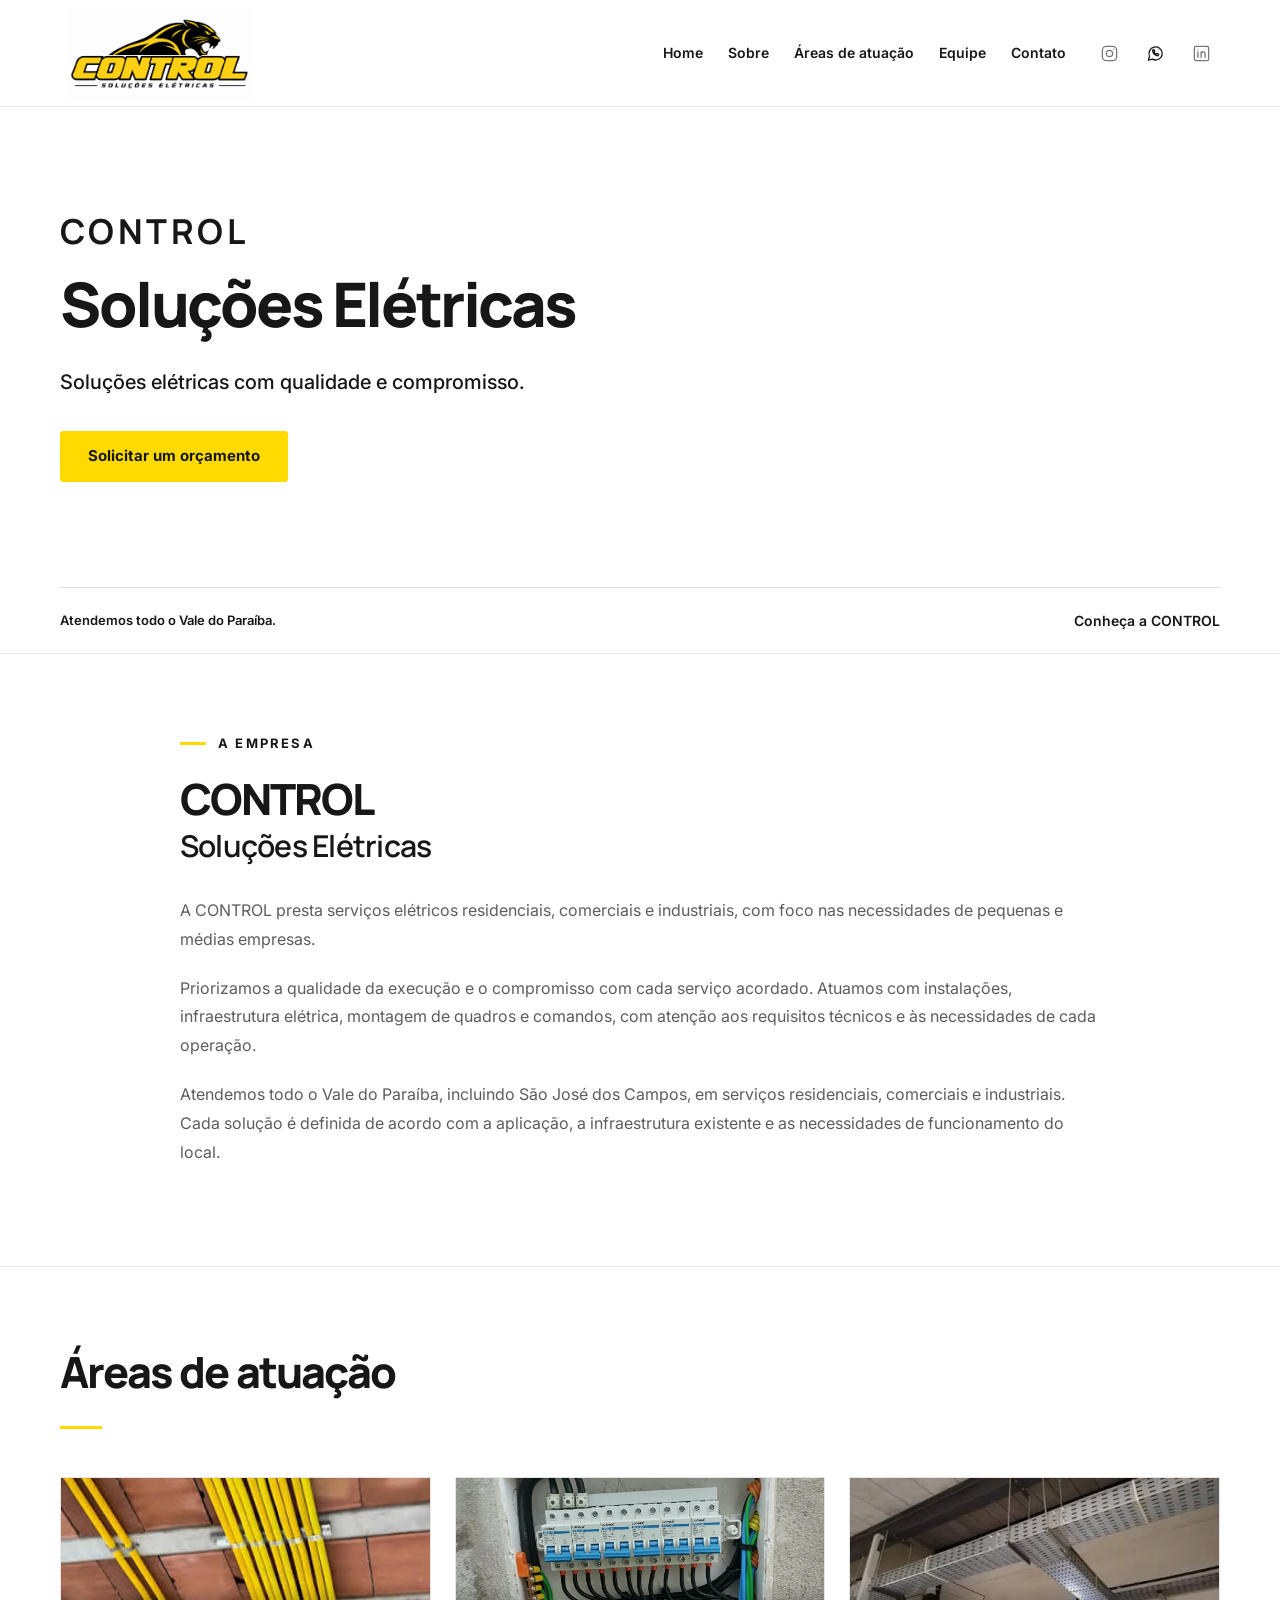
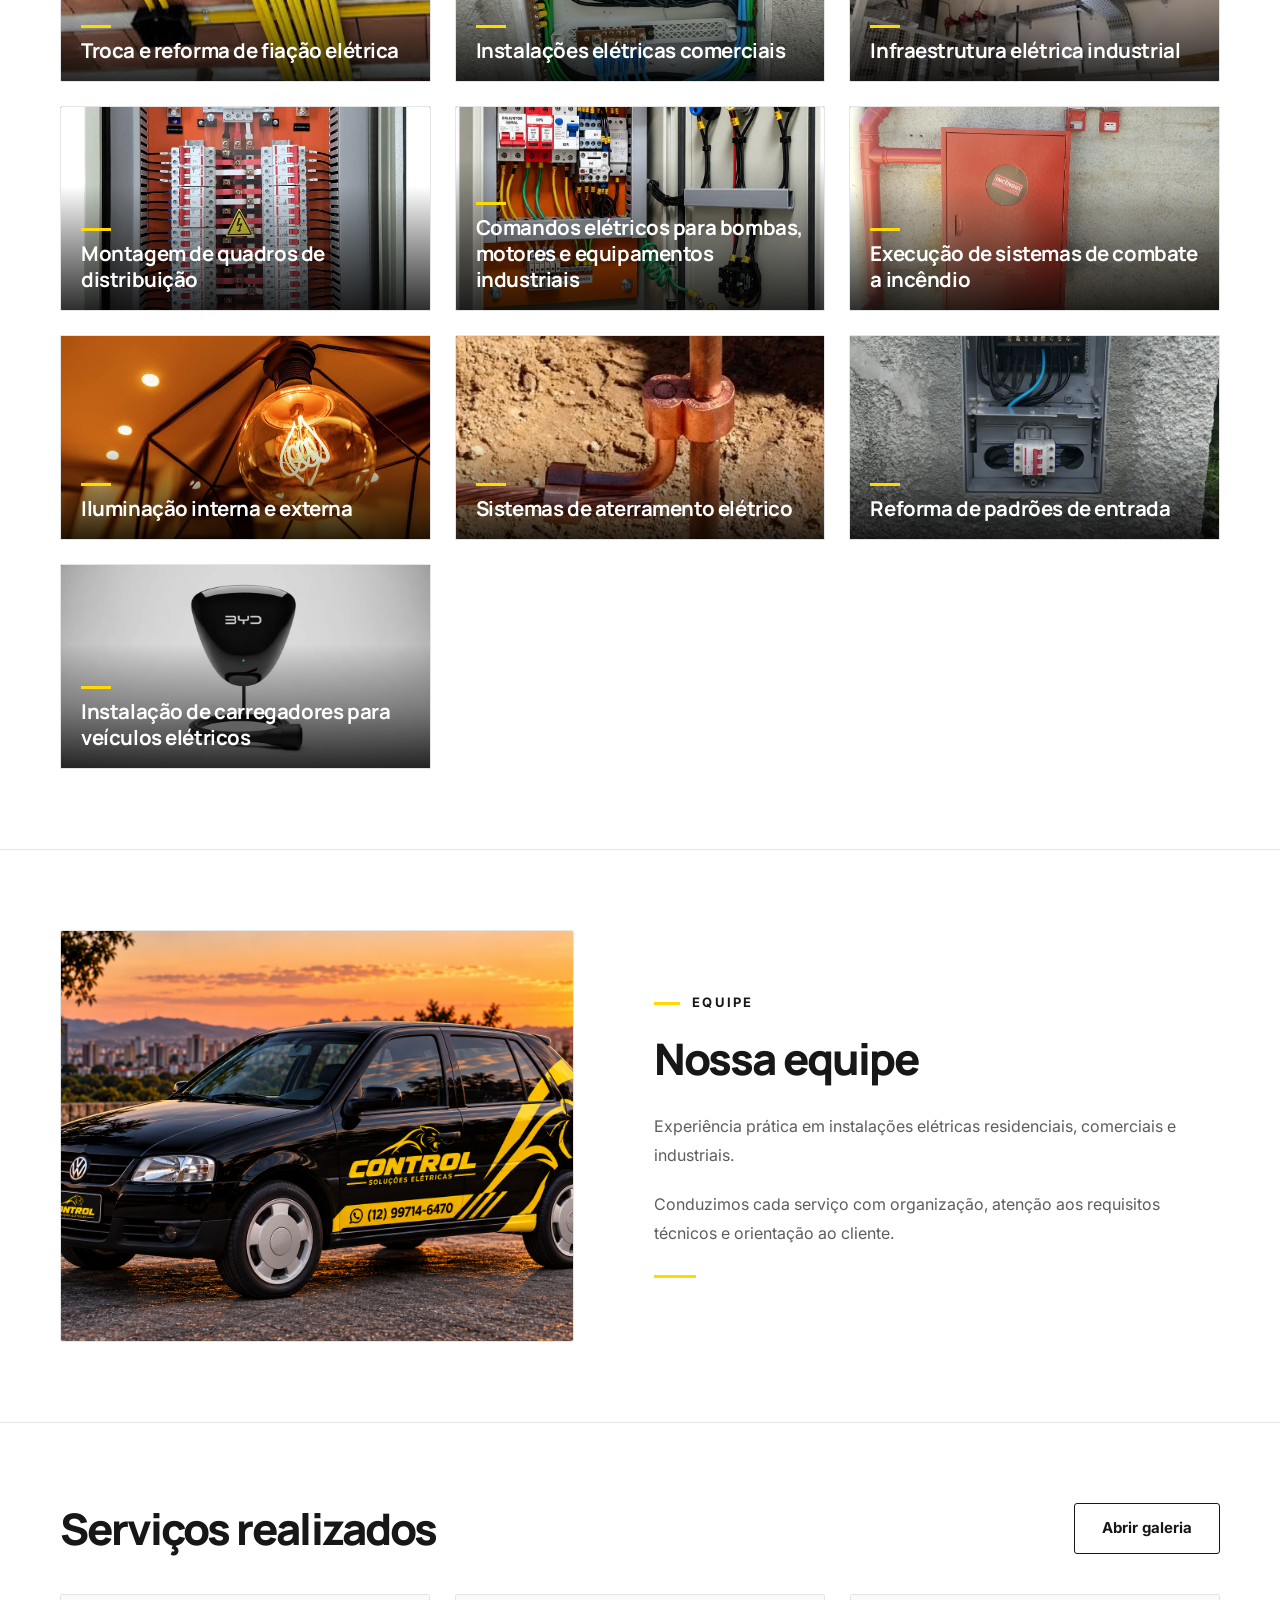
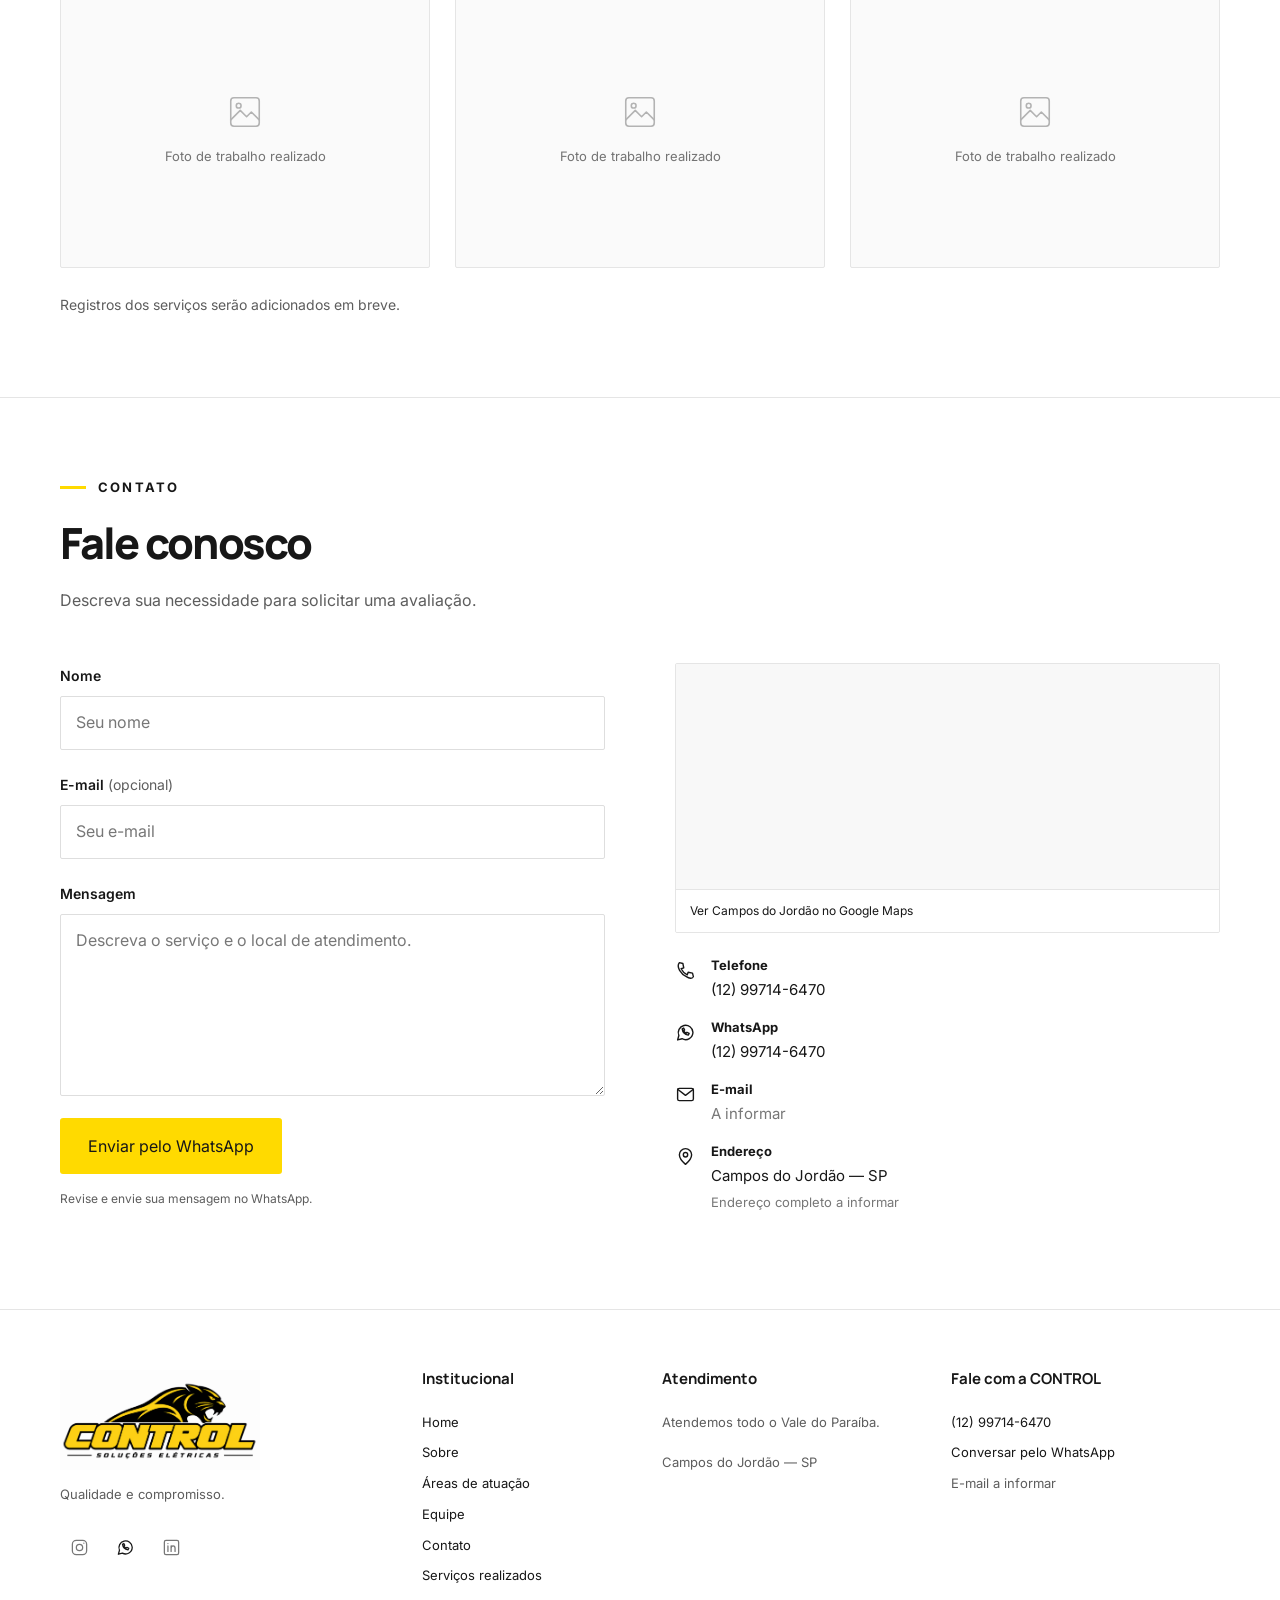
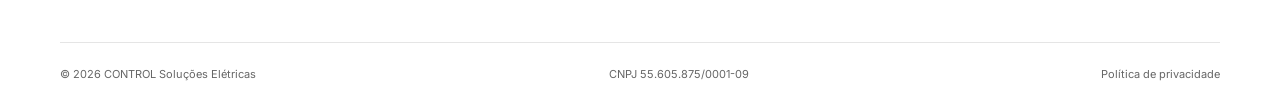
<file: index.html>
<!doctype html>
<html lang="pt-BR"><head><meta charset="utf-8"><meta name="viewport" content="width=device-width,initial-scale=1"><meta name="description" content="CONTROL: soluções elétricas residenciais, comerciais e industriais no Vale do Paraíba. Qualidade e compromisso."><meta name="theme-color" content="#ffffff"><title>Soluções Elétricas | CONTROL</title><link rel="preconnect" href="https://fonts.googleapis.com"><link rel="preconnect" href="https://fonts.gstatic.com" crossorigin><link href="https://fonts.googleapis.com/css2?family=Inter:wght@400;500;600;700&family=Manrope:wght@400;500;600;700;800&display=swap" rel="stylesheet"><link rel="icon" type="image/svg+xml" href="assets/control-favicon.svg"><link rel="stylesheet" href="control-layout.css?v=control-20261009"><link rel="stylesheet" href="control-revision.css?v=20261009-minimal"></head><body class="control-layout"><a class="c-skip" href="#principal">Pular para o conteúdo</a>
<header class="c-header"><div class="c-container c-header-inner"><a href="index.html#inicio" class="c-brand" aria-label="CONTROL — início"><img src="assets/logo-control-solucoes-eletricas.png" alt="CONTROL Soluções Elétricas" width="1774" height="887"></a><button class="menu-toggle c-menu-toggle" aria-label="Abrir menu" aria-expanded="false" aria-controls="main-nav" type="button"><span></span><span></span><span></span></button><nav id="main-nav" class="nav c-nav" aria-label="Navegação principal"><a href="index.html#inicio">Home</a><a href="index.html#sobre">Sobre</a><a href="index.html#areasdeatuacao">Áreas de atuação</a><a href="index.html#equipe">Equipe</a><a href="index.html#contato">Contato</a></nav><div class="c-socials" aria-label="Redes sociais"><span class="c-social c-social-pending" role="link" aria-disabled="true" aria-label="Instagram — perfil a informar" title="Instagram — perfil a informar"><svg viewBox="0 0 24 24" fill="none" stroke="currentColor" stroke-width="1.6" stroke-linecap="round" stroke-linejoin="round" aria-hidden="true"><rect x="3" y="3" width="18" height="18" rx="5"/><circle cx="12" cy="12" r="4"/><circle cx="17.5" cy="6.5" r=".8" fill="currentColor" stroke="none"/></svg></span><a class="c-social" href="https://wa.me/5512997146470" target="_blank" rel="noopener" aria-label="WhatsApp da CONTROL" title="WhatsApp"><svg viewBox="0 0 24 24" fill="none" stroke="currentColor" stroke-width="1.6" stroke-linecap="round" stroke-linejoin="round" aria-hidden="true"><path d="M20.5 11.7a8.4 8.4 0 0 1-12.4 7.4L3 20.5l1.4-5A8.4 8.4 0 1 1 20.5 11.7Z"/><path d="M8.2 7.9c.5 3.9 3 6.4 6.9 7.1l1.1-2-2.5-1.2-.9 1c-1.3-.5-2.2-1.4-2.8-2.7l1-.9-1.1-2.3Z"/></svg></a><span class="c-social c-social-pending" role="link" aria-disabled="true" aria-label="LinkedIn — perfil a informar" title="LinkedIn — perfil a informar"><svg viewBox="0 0 24 24" fill="none" stroke="currentColor" stroke-width="1.6" stroke-linecap="round" stroke-linejoin="round" aria-hidden="true"><rect x="3" y="3" width="18" height="18" rx="2"/><path d="M7.5 10v7M11.5 17v-7m0 3c0-4 5-4 5 0v4"/><circle cx="7.5" cy="7" r=".8" fill="currentColor" stroke="none"/></svg></span></div></div></header>
<main id="principal">
<section class="c-hero" id="inicio"><div class="c-container c-hero-grid"><div class="c-hero-copy"><h1><span class="c-hero-name">CONTROL</span>Soluções Elétricas</h1><p class="c-hero-lead">Soluções elétricas com qualidade e compromisso.</p><a class="c-button c-button-yellow" href="https://wa.me/5512997146470" target="_blank" rel="noopener">Solicitar um orçamento</a></div></div><div class="c-container c-hero-foot"><span>Atendemos todo o Vale do Paraíba.</span><a href="#sobre">Conheça a CONTROL</a></div></section>

<section class="c-section" id="sobre"><span class="c-anchor" id="empresa"></span><div class="c-container c-about-grid"><div><p class="c-eyebrow">A EMPRESA</p><h2>CONTROL<br><span class="c-about-title">Soluções Elétricas</span></h2><p>A CONTROL presta serviços elétricos residenciais, comerciais e industriais, com foco nas necessidades de pequenas e médias empresas.</p><p>Priorizamos a qualidade da execução e o compromisso com cada serviço acordado. Atuamos com instalações, infraestrutura elétrica, montagem de quadros e comandos, com atenção aos requisitos técnicos e às necessidades de cada operação.</p><p>Atendemos todo o Vale do Paraíba, incluindo São José dos Campos, em serviços residenciais, comerciais e industriais. Cada solução é definida de acordo com a aplicação, a infraestrutura existente e as necessidades de funcionamento do local.</p></div></div></section>

<section class="c-section c-services-section" id="areasdeatuacao"><span class="c-anchor" id="servicos"></span><span class="c-anchor" id="solucoes"></span><div class="c-container"><div class="c-section-heading"><h2>Áreas de atuação</h2><span class="c-heading-rule" aria-hidden="true"></span></div><ol class="c-services-grid" aria-label="Dez áreas de atuação">
<li class="c-service-slot c-service-card c-service-card-01" data-service-slot="01" aria-label="Área 01: Troca e reforma de fiação elétrica"><img src="assets/troca-reforma-fiacao-eletrica.png" alt="Infraestrutura com eletrodutos para reforma da fiação elétrica" loading="lazy"><div class="c-service-card-title"><h3>Troca e reforma de fiação elétrica</h3></div></li>
<li class="c-service-slot c-service-card c-service-card-03" data-service-slot="03" aria-label="Área 02: Instalações elétricas comerciais"><img src="assets/instalacoes-eletricas-comerciais.webp" alt="Quadro de distribuição elétrica comercial" loading="lazy"><div class="c-service-card-title"><h3>Instalações elétricas comerciais</h3></div></li>
<li class="c-service-slot c-service-card c-service-card-04" data-service-slot="04" aria-label="Área 03: Infraestrutura elétrica industrial"><img src="assets/infraestrutura-eletrica-industrial.webp" alt="Bandejas para encaminhamento de cabos elétricos em ambiente industrial" loading="lazy"><div class="c-service-card-title"><h3>Infraestrutura elétrica industrial</h3></div></li>
<li class="c-service-slot c-service-card c-service-card-05" data-service-slot="05" aria-label="Área 04: Montagem de quadros de distribuição"><img src="assets/montagem-quadros-distribuicao.webp" alt="Quadro elétrico montado com disjuntores e barramentos" loading="lazy"><div class="c-service-card-title"><h3>Montagem de quadros de distribuição</h3></div></li>
<li class="c-service-slot c-service-card c-service-card-06" data-service-slot="06" aria-label="Área 05: Comandos elétricos para bombas, motores e equipamentos industriais"><img src="assets/painel-de-comando-eletrico.webp" alt="Comandos elétricos aplicados a bombas, motores e equipamentos industriais" loading="lazy"><div class="c-service-card-title"><h3>Comandos elétricos para bombas, motores e equipamentos industriais</h3></div></li>
<li class="c-service-slot c-service-card c-service-card-11" data-service-slot="11" aria-label="Área 06: Execução de sistemas de combate a incêndio"><img src="assets/sistemas-combate-incendio.webp" alt="Tubulação e abrigo de sistema de combate a incêndio" loading="lazy"><div class="c-service-card-title"><h3>Execução de sistemas de combate a incêndio</h3></div></li>
<li class="c-service-slot c-service-card c-service-card-12" data-service-slot="12" aria-label="Área 07: Iluminação interna e externa"><img src="assets/iluminacao-interna-externa.png" alt="Iluminação decorativa em ambiente interno" loading="lazy"><div class="c-service-card-title"><h3>Iluminação interna e externa</h3></div></li>
<li class="c-service-slot c-service-card c-service-card-13" data-service-slot="13" aria-label="Área 08: Sistemas de aterramento elétrico"><img src="assets/sistemas-de-aterramento-eletrico.webp" alt="Conexão de condutor de cobre a sistema de aterramento" loading="lazy"><div class="c-service-card-title"><h3>Sistemas de aterramento elétrico</h3></div></li>
<li class="c-service-slot c-service-card c-service-card-14" data-service-slot="14" aria-label="Área 09: Reforma de padrões de entrada"><img src="assets/reforma-padroes-de-entrada.webp" alt="Padrão de entrada de energia em reforma" loading="lazy"><div class="c-service-card-title"><h3>Reforma de padrões de entrada</h3></div></li>
<li class="c-service-slot c-service-card c-service-card-15" data-service-slot="15" aria-label="Área 10: Instalação de carregadores para veículos elétricos"><img src="assets/carregador-veiculo-eletrico.png" alt="Carregador para veículo elétrico instalado em parede" loading="lazy"><div class="c-service-card-title"><h3>Instalação de carregadores para veículos elétricos</h3></div></li>
</ol></div></section>

<section class="c-section" id="equipe"><div class="c-container c-team-grid"><div class="c-team-photo"><img src="assets/veiculo-control-equipe.png" alt="Prévia visual do veículo de serviço com a identidade da CONTROL Soluções Elétricas" loading="lazy"></div><div><p class="c-eyebrow">EQUIPE</p><h2>Nossa equipe</h2><p>Experiência prática em instalações elétricas residenciais, comerciais e industriais.</p><p>Conduzimos cada serviço com organização, atenção aos requisitos técnicos e orientação ao cliente.</p><span class="c-heading-rule" aria-hidden="true"></span></div></div></section>

<section class="c-section c-portfolio-section" id="portfolio"><div class="c-container"><div class="c-portfolio-head"><div><h2>Serviços realizados</h2></div><a class="c-button c-button-outline" href="portfolio.html">Abrir galeria</a></div><div class="c-photo-grid"><div class="c-photo-slot" aria-label="Espaço para foto de trabalho realizado 1"><svg viewBox="0 0 24 24" fill="none" stroke="currentColor" stroke-width="1.6" stroke-linecap="round" stroke-linejoin="round" aria-hidden="true"><rect x="3" y="3" width="18" height="18" rx="2"/><circle cx="8" cy="8" r="1.5"/><path d="m3 17 6-6 4 4 3-3 5 5"/></svg><span>Foto de trabalho realizado</span></div><div class="c-photo-slot" aria-label="Espaço para foto de trabalho realizado 2"><svg viewBox="0 0 24 24" fill="none" stroke="currentColor" stroke-width="1.6" stroke-linecap="round" stroke-linejoin="round" aria-hidden="true"><rect x="3" y="3" width="18" height="18" rx="2"/><circle cx="8" cy="8" r="1.5"/><path d="m3 17 6-6 4 4 3-3 5 5"/></svg><span>Foto de trabalho realizado</span></div><div class="c-photo-slot" aria-label="Espaço para foto de trabalho realizado 3"><svg viewBox="0 0 24 24" fill="none" stroke="currentColor" stroke-width="1.6" stroke-linecap="round" stroke-linejoin="round" aria-hidden="true"><rect x="3" y="3" width="18" height="18" rx="2"/><circle cx="8" cy="8" r="1.5"/><path d="m3 17 6-6 4 4 3-3 5 5"/></svg><span>Foto de trabalho realizado</span></div></div><p class="c-gallery-note">Registros dos serviços serão adicionados em breve.</p></div></section>

<section class="c-section c-contact-section" id="contato"><span class="c-anchor" id="orcamento"></span><div class="c-container"><div class="c-section-heading c-contact-heading"><p class="c-eyebrow">CONTATO</p><h2>Fale conosco</h2><p>Descreva sua necessidade para solicitar uma avaliação.</p></div><div class="c-contact-grid"><form id="contact-form" class="c-contact-form"><label for="contact-name">Nome</label><input id="contact-name" name="name" autocomplete="name" placeholder="Seu nome" maxlength="100" required><label for="contact-email">E-mail <span class="c-field-optional">(opcional)</span></label><input id="contact-email" name="email" type="email" autocomplete="email" placeholder="Seu e-mail" maxlength="254"><label for="contact-message">Mensagem</label><textarea id="contact-message" name="message" rows="6" placeholder="Descreva o serviço e o local de atendimento." maxlength="2500" required></textarea><button class="c-button c-button-yellow" type="submit">Enviar pelo WhatsApp</button><p class="c-form-note">Revise e envie sua mensagem no WhatsApp.</p><p class="c-form-status" role="status" aria-live="polite"></p></form><div class="c-contact-info"><div class="c-map"><iframe title="Mapa de Campos do Jordão, cidade-base da CONTROL" src="https://maps.google.com/maps?q=Campos%20do%20Jord%C3%A3o%2C%20SP&amp;z=12&amp;output=embed" loading="lazy" referrerpolicy="no-referrer-when-downgrade" allowfullscreen></iframe><a href="https://www.google.com/maps/search/?api=1&amp;query=Campos%20do%20Jord%C3%A3o%2C%20SP" target="_blank" rel="noopener">Ver Campos do Jordão no Google Maps</a></div><dl class="c-contact-list"><div><svg viewBox="0 0 24 24" fill="none" stroke="currentColor" stroke-width="1.6" stroke-linecap="round" stroke-linejoin="round" aria-hidden="true"><path d="m5 3 4 1 1 5-3 1c1.5 3 4 5.5 7 7l1-3 5 1 1 4c-1 3-5 2-8 0C7 16 1 8 5 3Z"/></svg><div><dt>Telefone</dt><dd><a href="tel:+5512997146470">(12) 99714-6470</a></dd></div></div><div><svg viewBox="0 0 24 24" fill="none" stroke="currentColor" stroke-width="1.6" stroke-linecap="round" stroke-linejoin="round" aria-hidden="true"><path d="M20.5 11.7a8.4 8.4 0 0 1-12.4 7.4L3 20.5l1.4-5A8.4 8.4 0 1 1 20.5 11.7Z"/><path d="M8.2 7.9c.5 3.9 3 6.4 6.9 7.1l1.1-2-2.5-1.2-.9 1c-1.3-.5-2.2-1.4-2.8-2.7l1-.9-1.1-2.3Z"/></svg><div><dt>WhatsApp</dt><dd><a href="https://wa.me/5512997146470" target="_blank" rel="noopener">(12) 99714-6470</a></dd></div></div><div><svg viewBox="0 0 24 24" fill="none" stroke="currentColor" stroke-width="1.6" stroke-linecap="round" stroke-linejoin="round" aria-hidden="true"><rect x="3" y="5" width="18" height="14" rx="2"/><path d="m3 6 9 7 9-7"/></svg><div><dt>E-mail</dt><dd class="c-pending">A informar</dd></div></div><div><svg viewBox="0 0 24 24" fill="none" stroke="currentColor" stroke-width="1.6" stroke-linecap="round" stroke-linejoin="round" aria-hidden="true"><path d="M19 10c0 5-7 11-7 11S5 15 5 10a7 7 0 0 1 14 0Z"/><circle cx="12" cy="10" r="2.5"/></svg><div><dt>Endereço</dt><dd>Campos do Jordão — SP<br><span class="c-pending">Endereço completo a informar</span></dd></div></div></dl></div></div></div></section>
</main><footer class="c-footer"><div class="c-container c-footer-grid"><div class="c-footer-brand"><a class="c-brand" href="index.html#inicio"><img src="assets/logo-control-solucoes-eletricas.png" alt="CONTROL Soluções Elétricas" width="1774" height="887" loading="lazy"></a><p>Qualidade e compromisso.</p><div class="c-socials" aria-label="Redes sociais"><span class="c-social c-social-pending" role="link" aria-disabled="true" aria-label="Instagram — perfil a informar" title="Instagram — perfil a informar"><svg viewBox="0 0 24 24" fill="none" stroke="currentColor" stroke-width="1.6" stroke-linecap="round" stroke-linejoin="round" aria-hidden="true"><rect x="3" y="3" width="18" height="18" rx="5"/><circle cx="12" cy="12" r="4"/><circle cx="17.5" cy="6.5" r=".8" fill="currentColor" stroke="none"/></svg></span><a class="c-social" href="https://wa.me/5512997146470" target="_blank" rel="noopener" aria-label="WhatsApp da CONTROL" title="WhatsApp"><svg viewBox="0 0 24 24" fill="none" stroke="currentColor" stroke-width="1.6" stroke-linecap="round" stroke-linejoin="round" aria-hidden="true"><path d="M20.5 11.7a8.4 8.4 0 0 1-12.4 7.4L3 20.5l1.4-5A8.4 8.4 0 1 1 20.5 11.7Z"/><path d="M8.2 7.9c.5 3.9 3 6.4 6.9 7.1l1.1-2-2.5-1.2-.9 1c-1.3-.5-2.2-1.4-2.8-2.7l1-.9-1.1-2.3Z"/></svg></a><span class="c-social c-social-pending" role="link" aria-disabled="true" aria-label="LinkedIn — perfil a informar" title="LinkedIn — perfil a informar"><svg viewBox="0 0 24 24" fill="none" stroke="currentColor" stroke-width="1.6" stroke-linecap="round" stroke-linejoin="round" aria-hidden="true"><rect x="3" y="3" width="18" height="18" rx="2"/><path d="M7.5 10v7M11.5 17v-7m0 3c0-4 5-4 5 0v4"/><circle cx="7.5" cy="7" r=".8" fill="currentColor" stroke="none"/></svg></span></div></div><div><h2>Institucional</h2><nav aria-label="Navegação do rodapé"><a href="index.html#inicio">Home</a><a href="index.html#sobre">Sobre</a><a href="index.html#areasdeatuacao">Áreas de atuação</a><a href="index.html#equipe">Equipe</a><a href="index.html#contato">Contato</a><a href="portfolio.html">Serviços realizados</a></nav></div><div><h2>Atendimento</h2><p>Atendemos todo o Vale do Paraíba.</p><p>Campos do Jordão — SP</p></div><div><h2>Fale com a CONTROL</h2><a href="tel:+5512997146470">(12) 99714-6470</a><a href="https://wa.me/5512997146470" target="_blank" rel="noopener">Conversar pelo WhatsApp</a><p class="c-pending">E-mail a informar</p></div></div><div class="c-container c-footer-bottom"><span>© 2026 CONTROL Soluções Elétricas</span><span>CNPJ 55.605.875/0001-09</span><a href="politica-privacidade.html">Política de privacidade</a></div></footer><script src="script.js?v=control-20261009"></script></body></html>
</file>
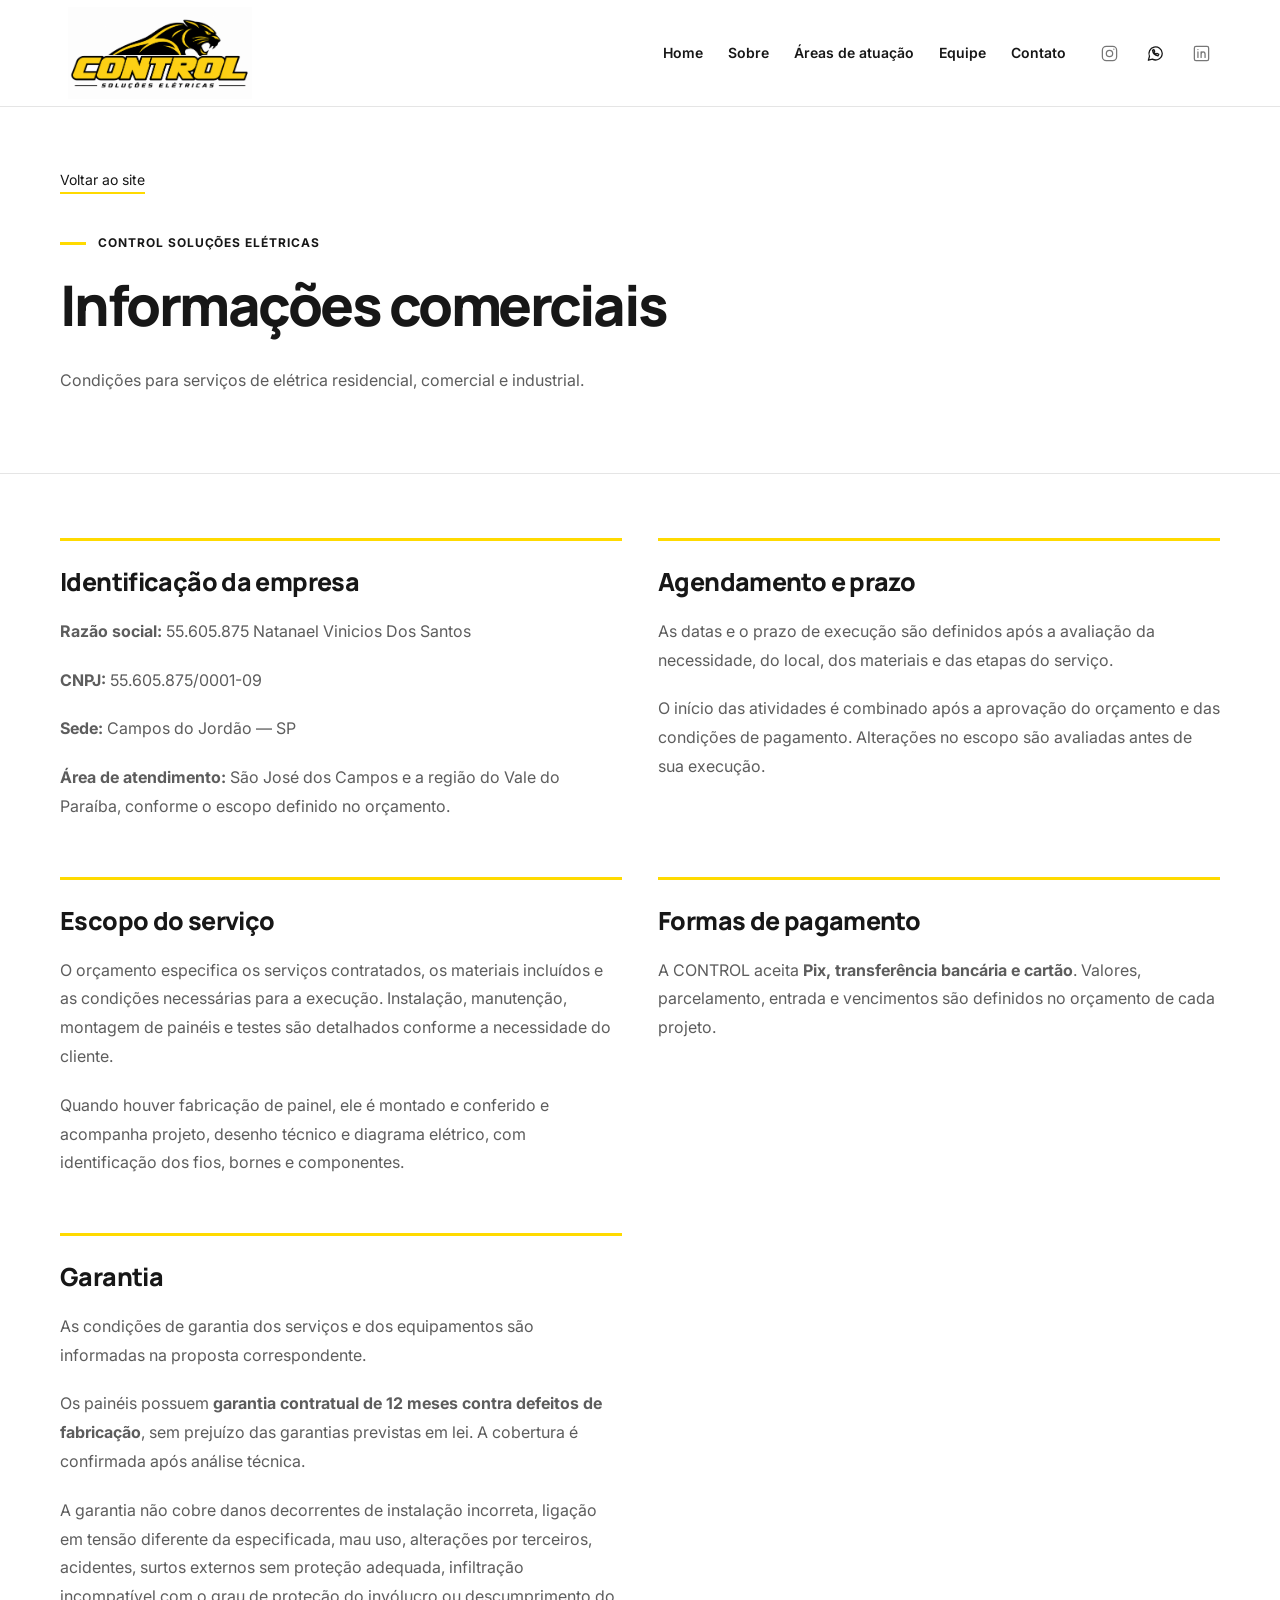
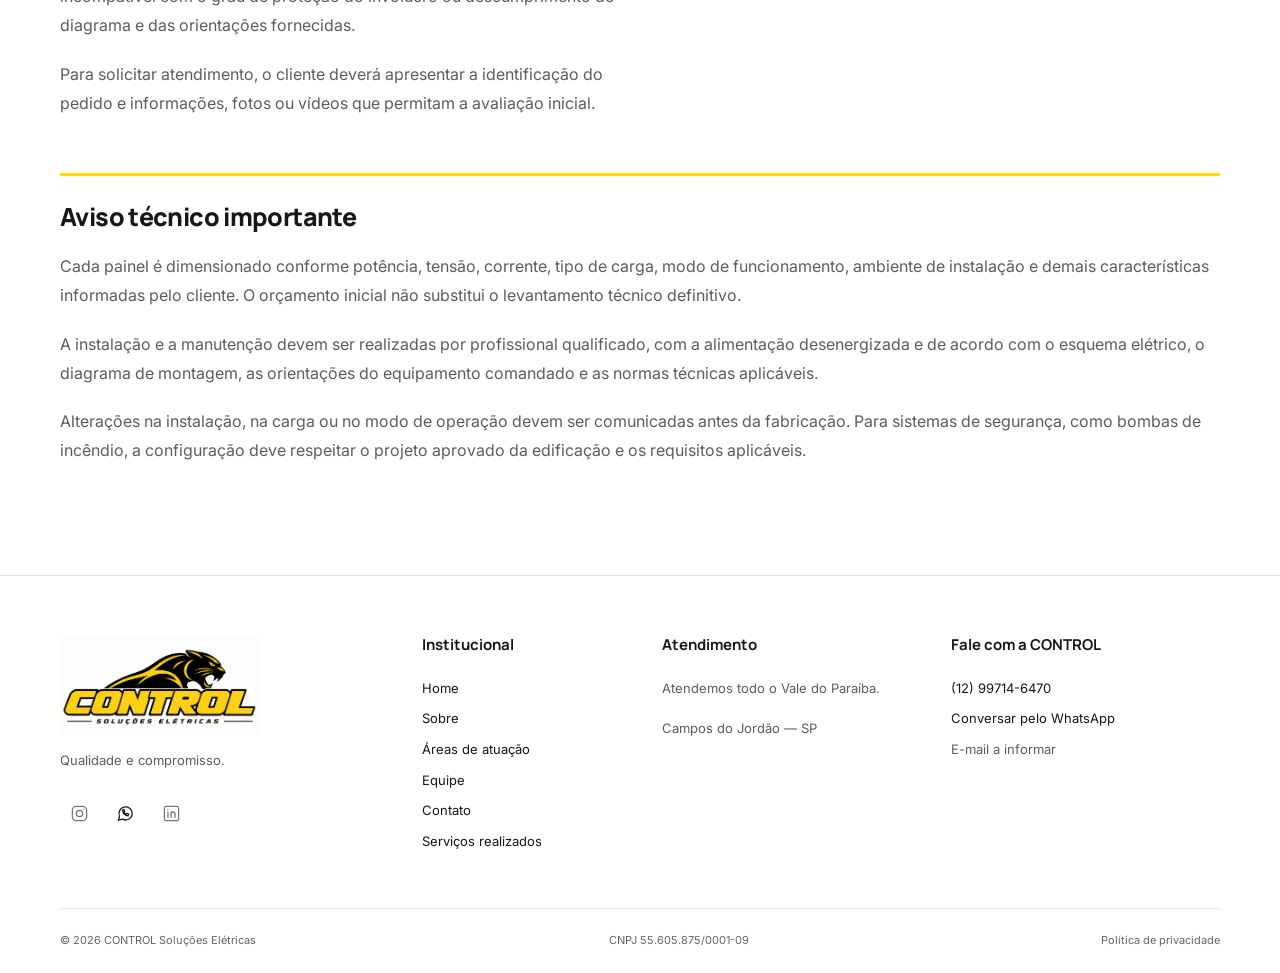
<file: informacoes-comerciais.html>
<!doctype html>
<html lang="pt-BR"><head><meta charset="utf-8"><meta name="viewport" content="width=device-width,initial-scale=1"><meta name="description" content="Condições comerciais da CONTROL Soluções Elétricas."><meta name="theme-color" content="#ffffff"><title>Informações comerciais | CONTROL</title><link rel="preconnect" href="https://fonts.googleapis.com"><link rel="preconnect" href="https://fonts.gstatic.com" crossorigin><link href="https://fonts.googleapis.com/css2?family=Inter:wght@400;500;600;700&family=Manrope:wght@400;500;600;700;800&display=swap" rel="stylesheet"><link rel="icon" type="image/svg+xml" href="assets/control-favicon.svg"><link rel="stylesheet" href="control-layout.css?v=control-20261009"><link rel="stylesheet" href="control-revision.css?v=20261009-minimal"></head><body class="control-layout"><a class="c-skip" href="#principal">Pular para o conteúdo</a>
<header class="c-header"><div class="c-container c-header-inner"><a href="index.html#inicio" class="c-brand" aria-label="CONTROL — início"><img src="assets/logo-control-solucoes-eletricas.png" alt="CONTROL Soluções Elétricas" width="1774" height="887"></a><button class="menu-toggle c-menu-toggle" aria-label="Abrir menu" aria-expanded="false" aria-controls="main-nav" type="button"><span></span><span></span><span></span></button><nav id="main-nav" class="nav c-nav" aria-label="Navegação principal"><a href="index.html#inicio">Home</a><a href="index.html#sobre">Sobre</a><a href="index.html#areasdeatuacao">Áreas de atuação</a><a href="index.html#equipe">Equipe</a><a href="index.html#contato">Contato</a></nav><div class="c-socials" aria-label="Redes sociais"><span class="c-social c-social-pending" role="link" aria-disabled="true" aria-label="Instagram — perfil a informar" title="Instagram — perfil a informar"><svg viewBox="0 0 24 24" fill="none" stroke="currentColor" stroke-width="1.6" stroke-linecap="round" stroke-linejoin="round" aria-hidden="true"><rect x="3" y="3" width="18" height="18" rx="5"/><circle cx="12" cy="12" r="4"/><circle cx="17.5" cy="6.5" r=".8" fill="currentColor" stroke="none"/></svg></span><a class="c-social" href="https://wa.me/5512997146470" target="_blank" rel="noopener" aria-label="WhatsApp da CONTROL" title="WhatsApp"><svg viewBox="0 0 24 24" fill="none" stroke="currentColor" stroke-width="1.6" stroke-linecap="round" stroke-linejoin="round" aria-hidden="true"><path d="M20.5 11.7a8.4 8.4 0 0 1-12.4 7.4L3 20.5l1.4-5A8.4 8.4 0 1 1 20.5 11.7Z"/><path d="M8.2 7.9c.5 3.9 3 6.4 6.9 7.1l1.1-2-2.5-1.2-.9 1c-1.3-.5-2.2-1.4-2.8-2.7l1-.9-1.1-2.3Z"/></svg></a><span class="c-social c-social-pending" role="link" aria-disabled="true" aria-label="LinkedIn — perfil a informar" title="LinkedIn — perfil a informar"><svg viewBox="0 0 24 24" fill="none" stroke="currentColor" stroke-width="1.6" stroke-linecap="round" stroke-linejoin="round" aria-hidden="true"><rect x="3" y="3" width="18" height="18" rx="2"/><path d="M7.5 10v7M11.5 17v-7m0 3c0-4 5-4 5 0v4"/><circle cx="7.5" cy="7" r=".8" fill="currentColor" stroke="none"/></svg></span></div></div></header><main id="principal" class="legal-main">
<section class="legal-hero"><div class="c-container"><a class="c-back" href="index.html">Voltar ao site</a><p class="c-eyebrow">CONTROL SOLUÇÕES ELÉTRICAS</p><h1>Informações comerciais</h1><p>Condições para serviços de elétrica residencial, comercial e industrial.</p></div></section>
<section class="legal-content"><div class="c-container legal-grid">
<article><h2>Identificação da empresa</h2><p><strong>Razão social:</strong> 55.605.875 Natanael Vinicios Dos Santos</p><p><strong>CNPJ:</strong> 55.605.875/0001-09</p><p><strong>Sede:</strong> Campos do Jordão — SP</p><p><strong>Área de atendimento:</strong> São José dos Campos e a região do Vale do Paraíba, conforme o escopo definido no orçamento.</p></article>
<article><h2>Agendamento e prazo</h2><p>As datas e o prazo de execução são definidos após a avaliação da necessidade, do local, dos materiais e das etapas do serviço.</p><p>O início das atividades é combinado após a aprovação do orçamento e das condições de pagamento. Alterações no escopo são avaliadas antes de sua execução.</p></article>
<article><h2>Escopo do serviço</h2><p>O orçamento especifica os serviços contratados, os materiais incluídos e as condições necessárias para a execução. Instalação, manutenção, montagem de painéis e testes são detalhados conforme a necessidade do cliente.</p><p>Quando houver fabricação de painel, ele é montado e conferido e acompanha projeto, desenho técnico e diagrama elétrico, com identificação dos fios, bornes e componentes.</p></article>
<article><h2>Formas de pagamento</h2><p>A CONTROL aceita <strong>Pix, transferência bancária e cartão</strong>. Valores, parcelamento, entrada e vencimentos são definidos no orçamento de cada projeto.</p></article>
<article id="garantia"><h2>Garantia</h2><p>As condições de garantia dos serviços e dos equipamentos são informadas na proposta correspondente.</p><p>Os painéis possuem <strong>garantia contratual de 12 meses contra defeitos de fabricação</strong>, sem prejuízo das garantias previstas em lei. A cobertura é confirmada após análise técnica.</p><p>A garantia não cobre danos decorrentes de instalação incorreta, ligação em tensão diferente da especificada, mau uso, alterações por terceiros, acidentes, surtos externos sem proteção adequada, infiltração incompatível com o grau de proteção do invólucro ou descumprimento do diagrama e das orientações fornecidas.</p><p>Para solicitar atendimento, o cliente deverá apresentar a identificação do pedido e informações, fotos ou vídeos que permitam a avaliação inicial.</p></article>
<article class="legal-wide"><h2>Aviso técnico importante</h2><p>Cada painel é dimensionado conforme potência, tensão, corrente, tipo de carga, modo de funcionamento, ambiente de instalação e demais características informadas pelo cliente. O orçamento inicial não substitui o levantamento técnico definitivo.</p><p>A instalação e a manutenção devem ser realizadas por profissional qualificado, com a alimentação desenergizada e de acordo com o esquema elétrico, o diagrama de montagem, as orientações do equipamento comandado e as normas técnicas aplicáveis.</p><p>Alterações na instalação, na carga ou no modo de operação devem ser comunicadas antes da fabricação. Para sistemas de segurança, como bombas de incêndio, a configuração deve respeitar o projeto aprovado da edificação e os requisitos aplicáveis.</p></article>
</div></section></main><footer class="c-footer"><div class="c-container c-footer-grid"><div class="c-footer-brand"><a class="c-brand" href="index.html#inicio"><img src="assets/logo-control-solucoes-eletricas.png" alt="CONTROL Soluções Elétricas" width="1774" height="887" loading="lazy"></a><p>Qualidade e compromisso.</p><div class="c-socials" aria-label="Redes sociais"><span class="c-social c-social-pending" role="link" aria-disabled="true" aria-label="Instagram — perfil a informar" title="Instagram — perfil a informar"><svg viewBox="0 0 24 24" fill="none" stroke="currentColor" stroke-width="1.6" stroke-linecap="round" stroke-linejoin="round" aria-hidden="true"><rect x="3" y="3" width="18" height="18" rx="5"/><circle cx="12" cy="12" r="4"/><circle cx="17.5" cy="6.5" r=".8" fill="currentColor" stroke="none"/></svg></span><a class="c-social" href="https://wa.me/5512997146470" target="_blank" rel="noopener" aria-label="WhatsApp da CONTROL" title="WhatsApp"><svg viewBox="0 0 24 24" fill="none" stroke="currentColor" stroke-width="1.6" stroke-linecap="round" stroke-linejoin="round" aria-hidden="true"><path d="M20.5 11.7a8.4 8.4 0 0 1-12.4 7.4L3 20.5l1.4-5A8.4 8.4 0 1 1 20.5 11.7Z"/><path d="M8.2 7.9c.5 3.9 3 6.4 6.9 7.1l1.1-2-2.5-1.2-.9 1c-1.3-.5-2.2-1.4-2.8-2.7l1-.9-1.1-2.3Z"/></svg></a><span class="c-social c-social-pending" role="link" aria-disabled="true" aria-label="LinkedIn — perfil a informar" title="LinkedIn — perfil a informar"><svg viewBox="0 0 24 24" fill="none" stroke="currentColor" stroke-width="1.6" stroke-linecap="round" stroke-linejoin="round" aria-hidden="true"><rect x="3" y="3" width="18" height="18" rx="2"/><path d="M7.5 10v7M11.5 17v-7m0 3c0-4 5-4 5 0v4"/><circle cx="7.5" cy="7" r=".8" fill="currentColor" stroke="none"/></svg></span></div></div><div><h2>Institucional</h2><nav aria-label="Navegação do rodapé"><a href="index.html#inicio">Home</a><a href="index.html#sobre">Sobre</a><a href="index.html#areasdeatuacao">Áreas de atuação</a><a href="index.html#equipe">Equipe</a><a href="index.html#contato">Contato</a><a href="portfolio.html">Serviços realizados</a></nav></div><div><h2>Atendimento</h2><p>Atendemos todo o Vale do Paraíba.</p><p>Campos do Jordão — SP</p></div><div><h2>Fale com a CONTROL</h2><a href="tel:+5512997146470">(12) 99714-6470</a><a href="https://wa.me/5512997146470" target="_blank" rel="noopener">Conversar pelo WhatsApp</a><p class="c-pending">E-mail a informar</p></div></div><div class="c-container c-footer-bottom"><span>© 2026 CONTROL Soluções Elétricas</span><span>CNPJ 55.605.875/0001-09</span><a href="politica-privacidade.html">Política de privacidade</a></div></footer><script src="script.js?v=control-20261009"></script></body></html>
</file>
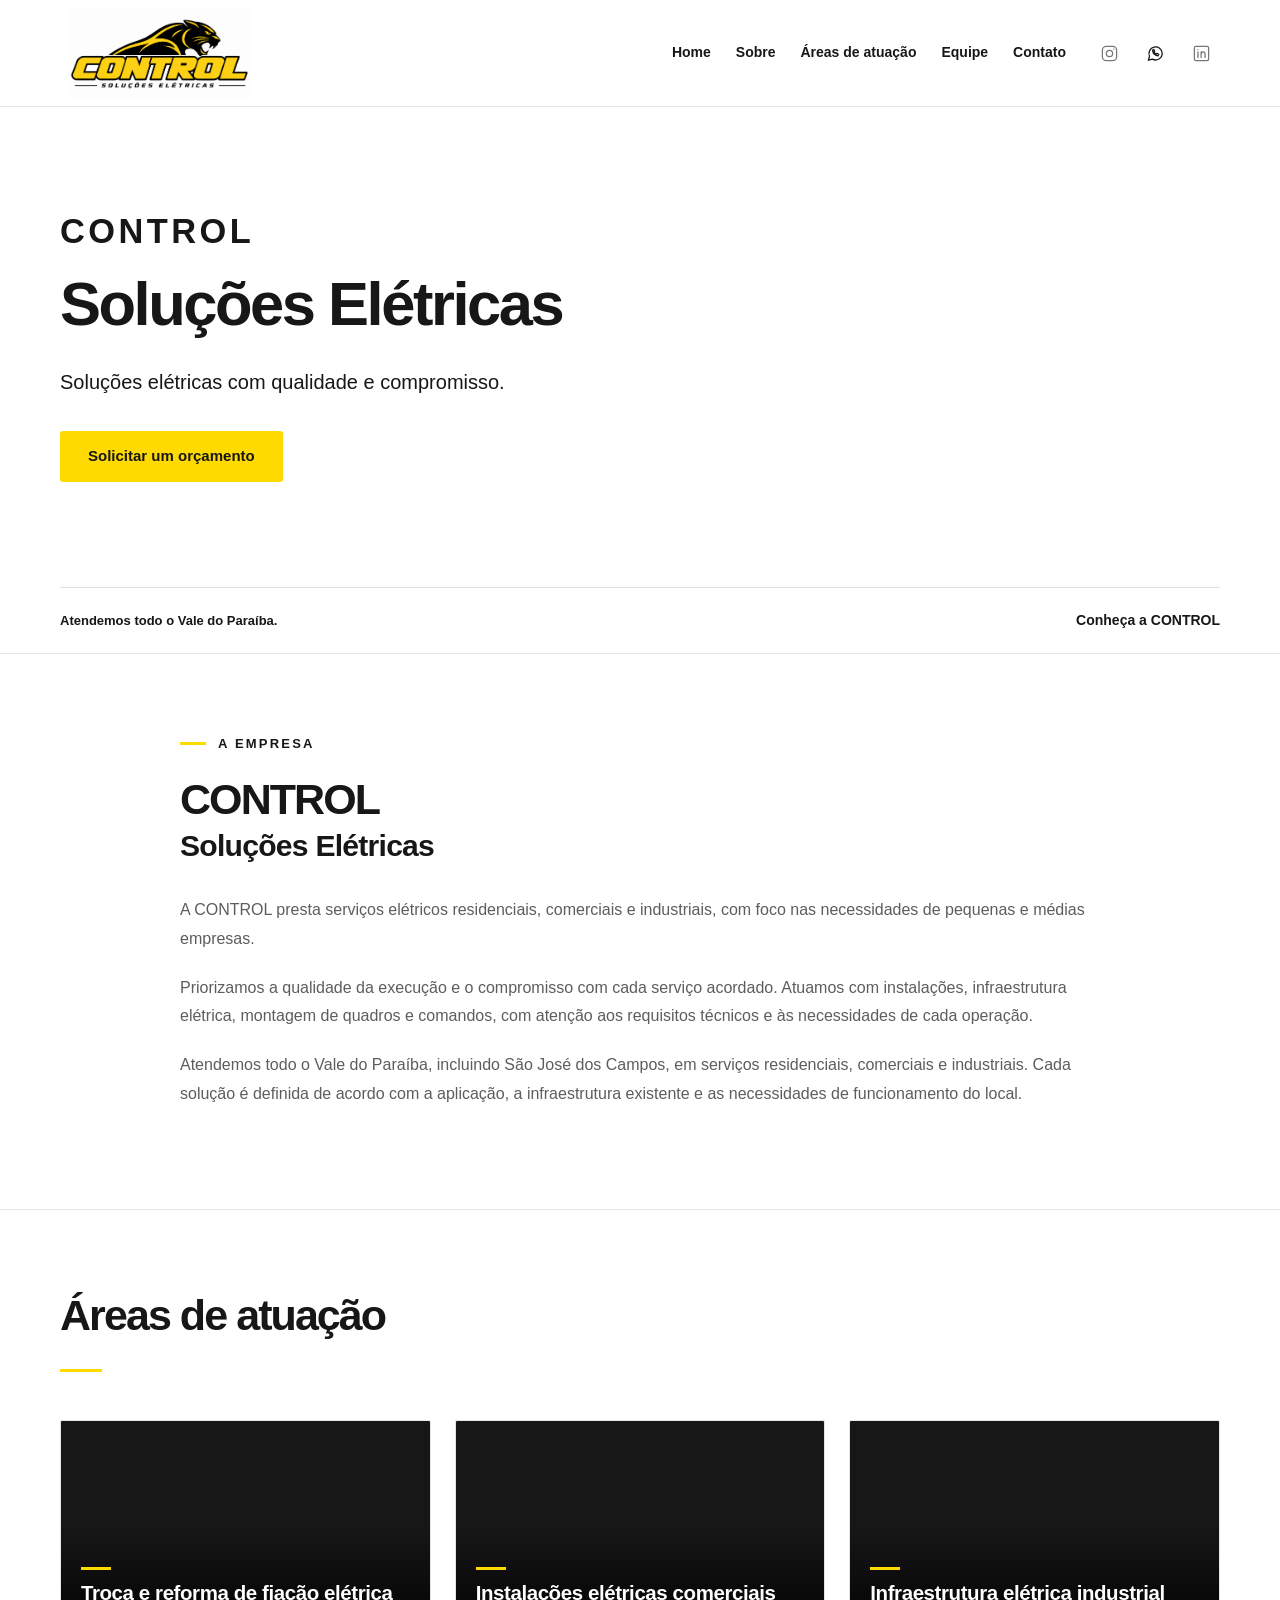
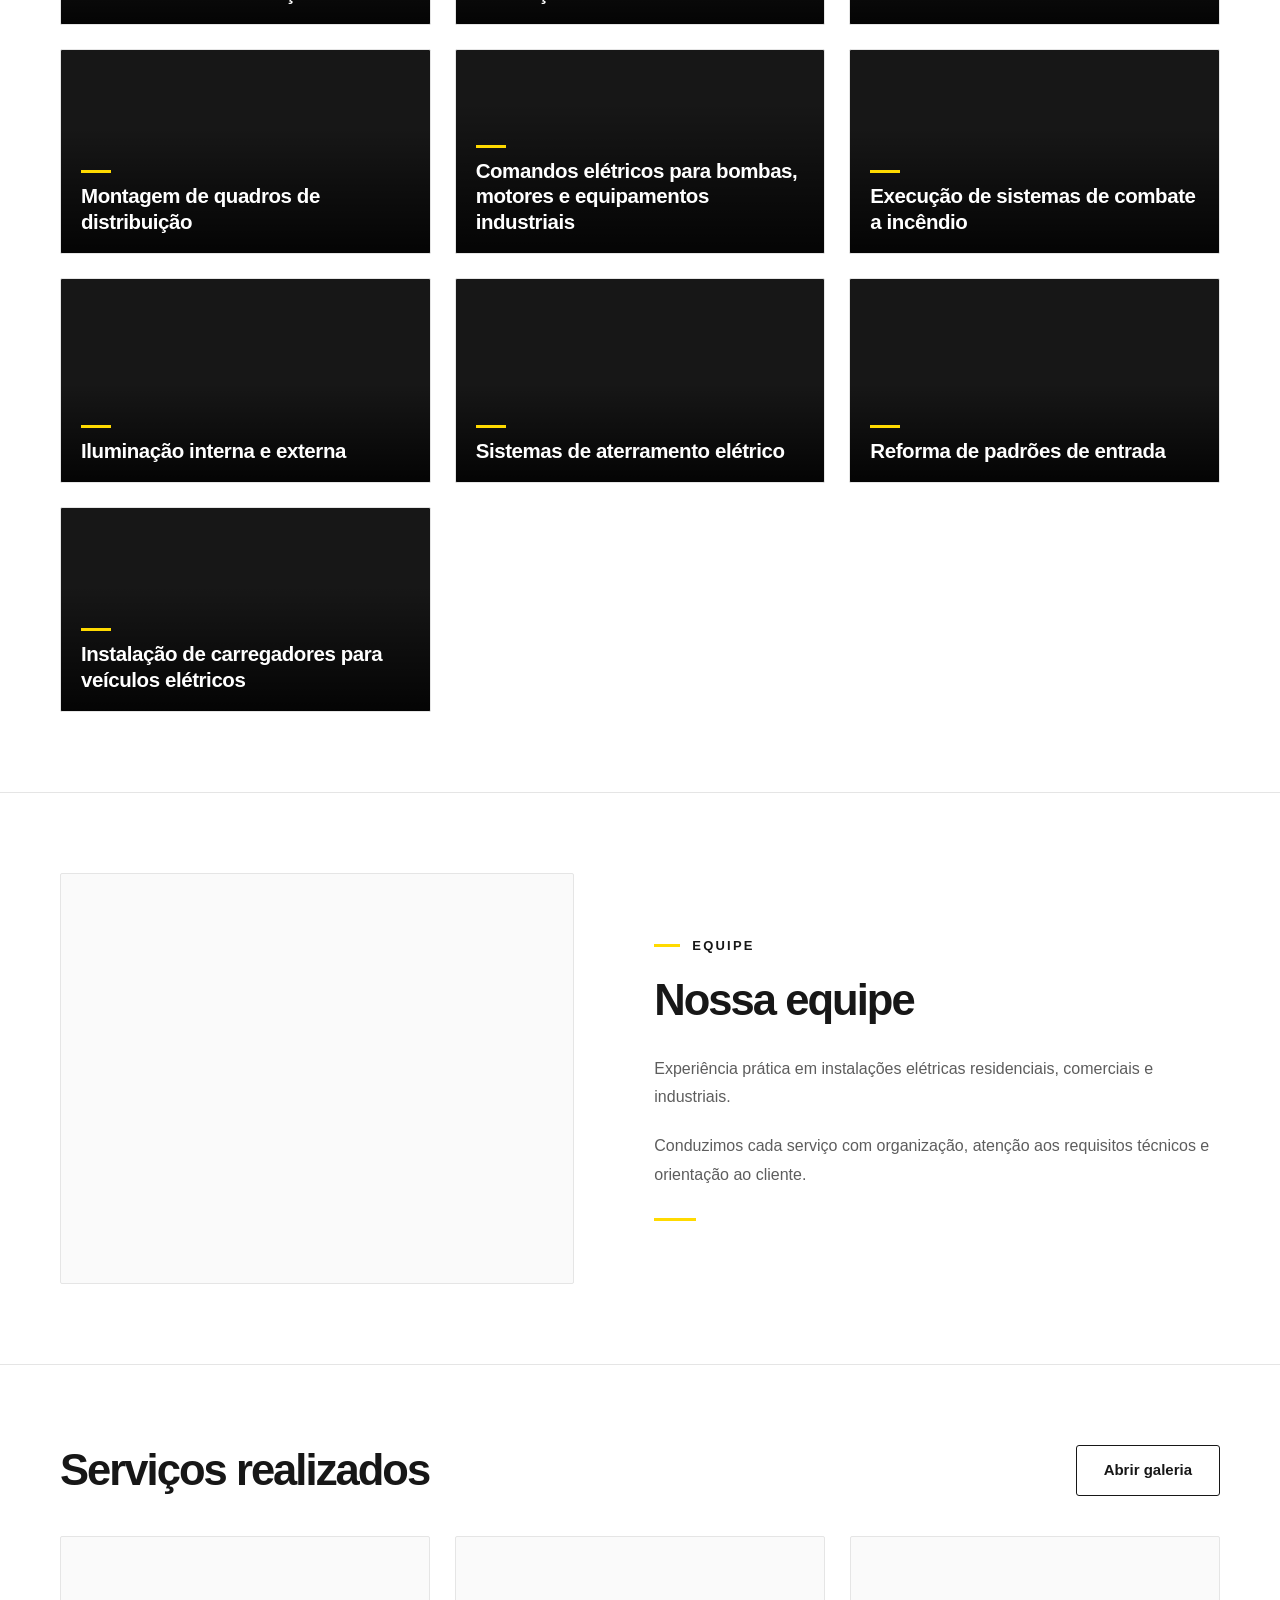
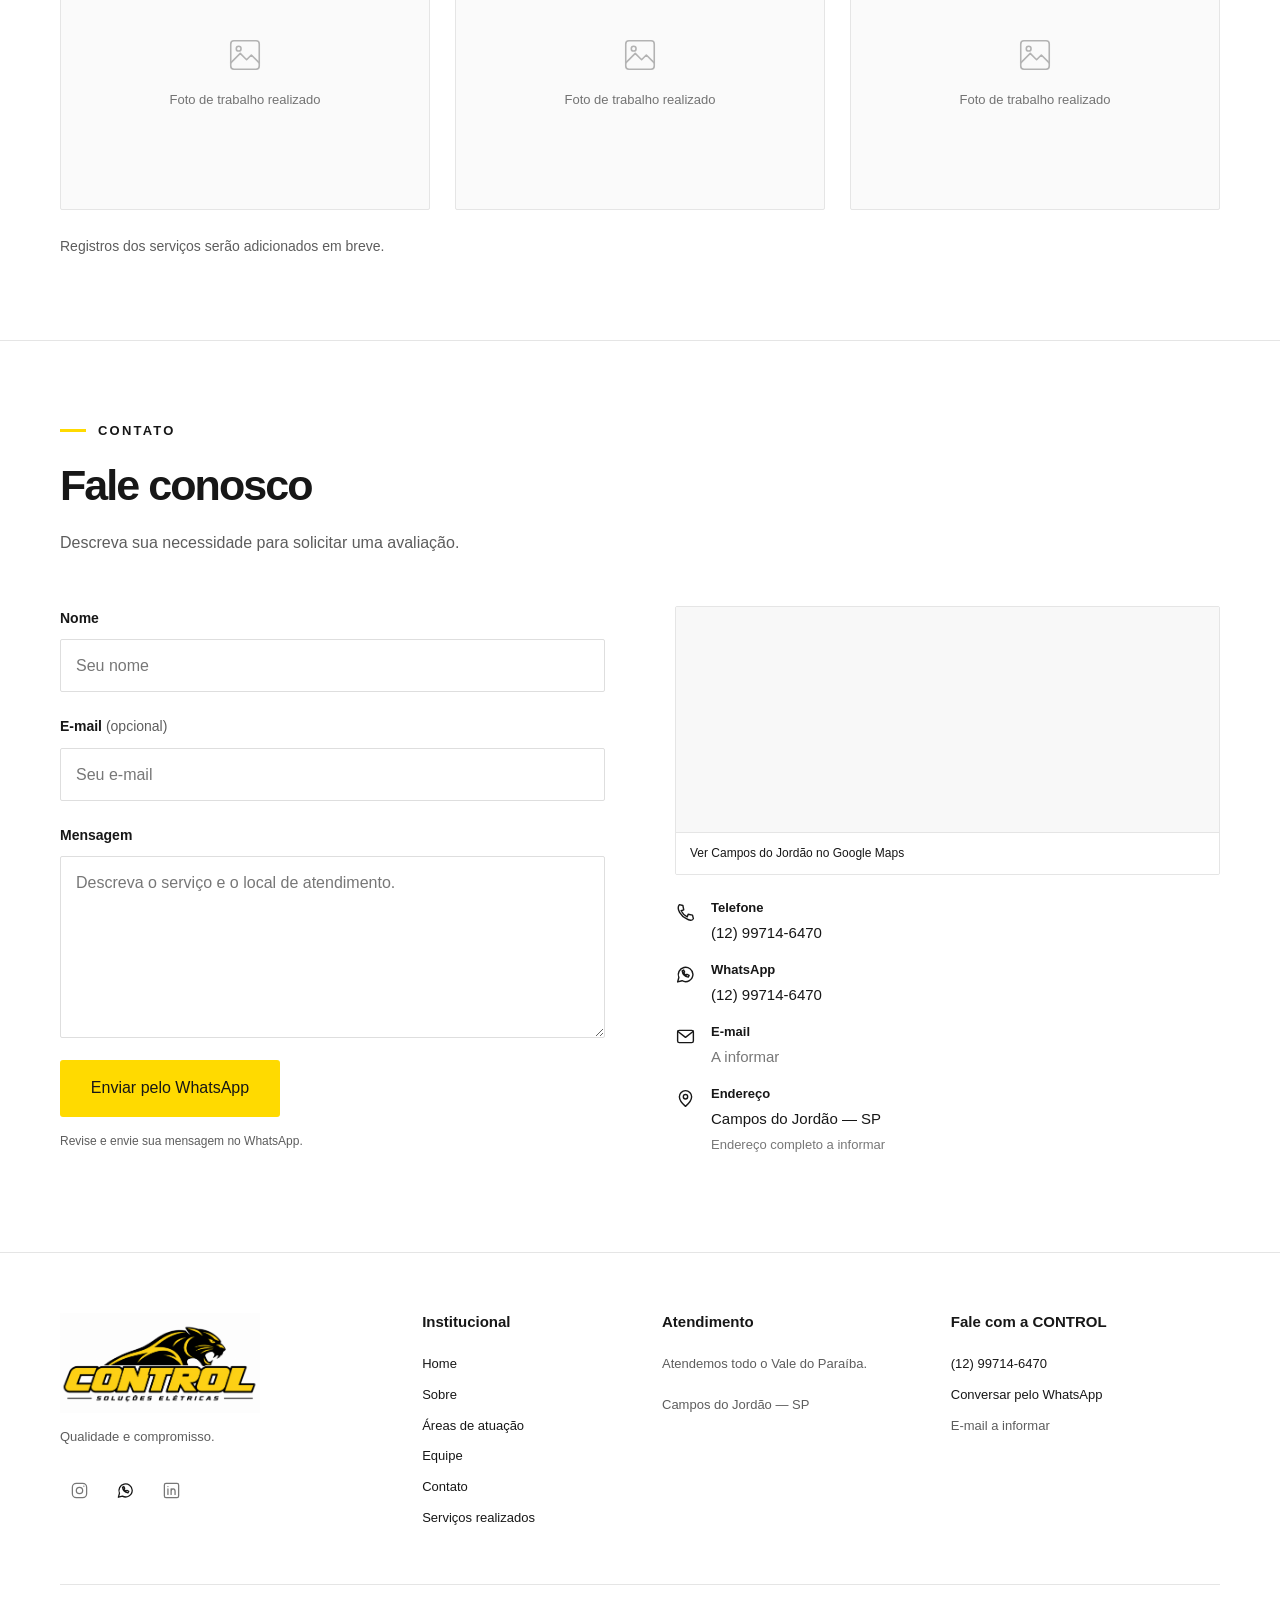
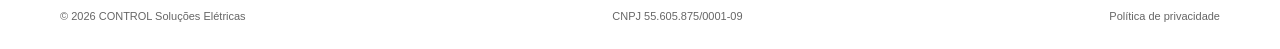
<file: linha-nivel.html>
<!doctype html><html lang="pt-BR"><meta charset="utf-8"><meta name="viewport" content="width=device-width,initial-scale=1"><meta http-equiv="refresh" content="0;url=index.html#areasdeatuacao"><title>Áreas de atuação | CONTROL</title><a href="index.html#areasdeatuacao">Conheça a CONTROL Soluções Elétricas</a></html>
</file>
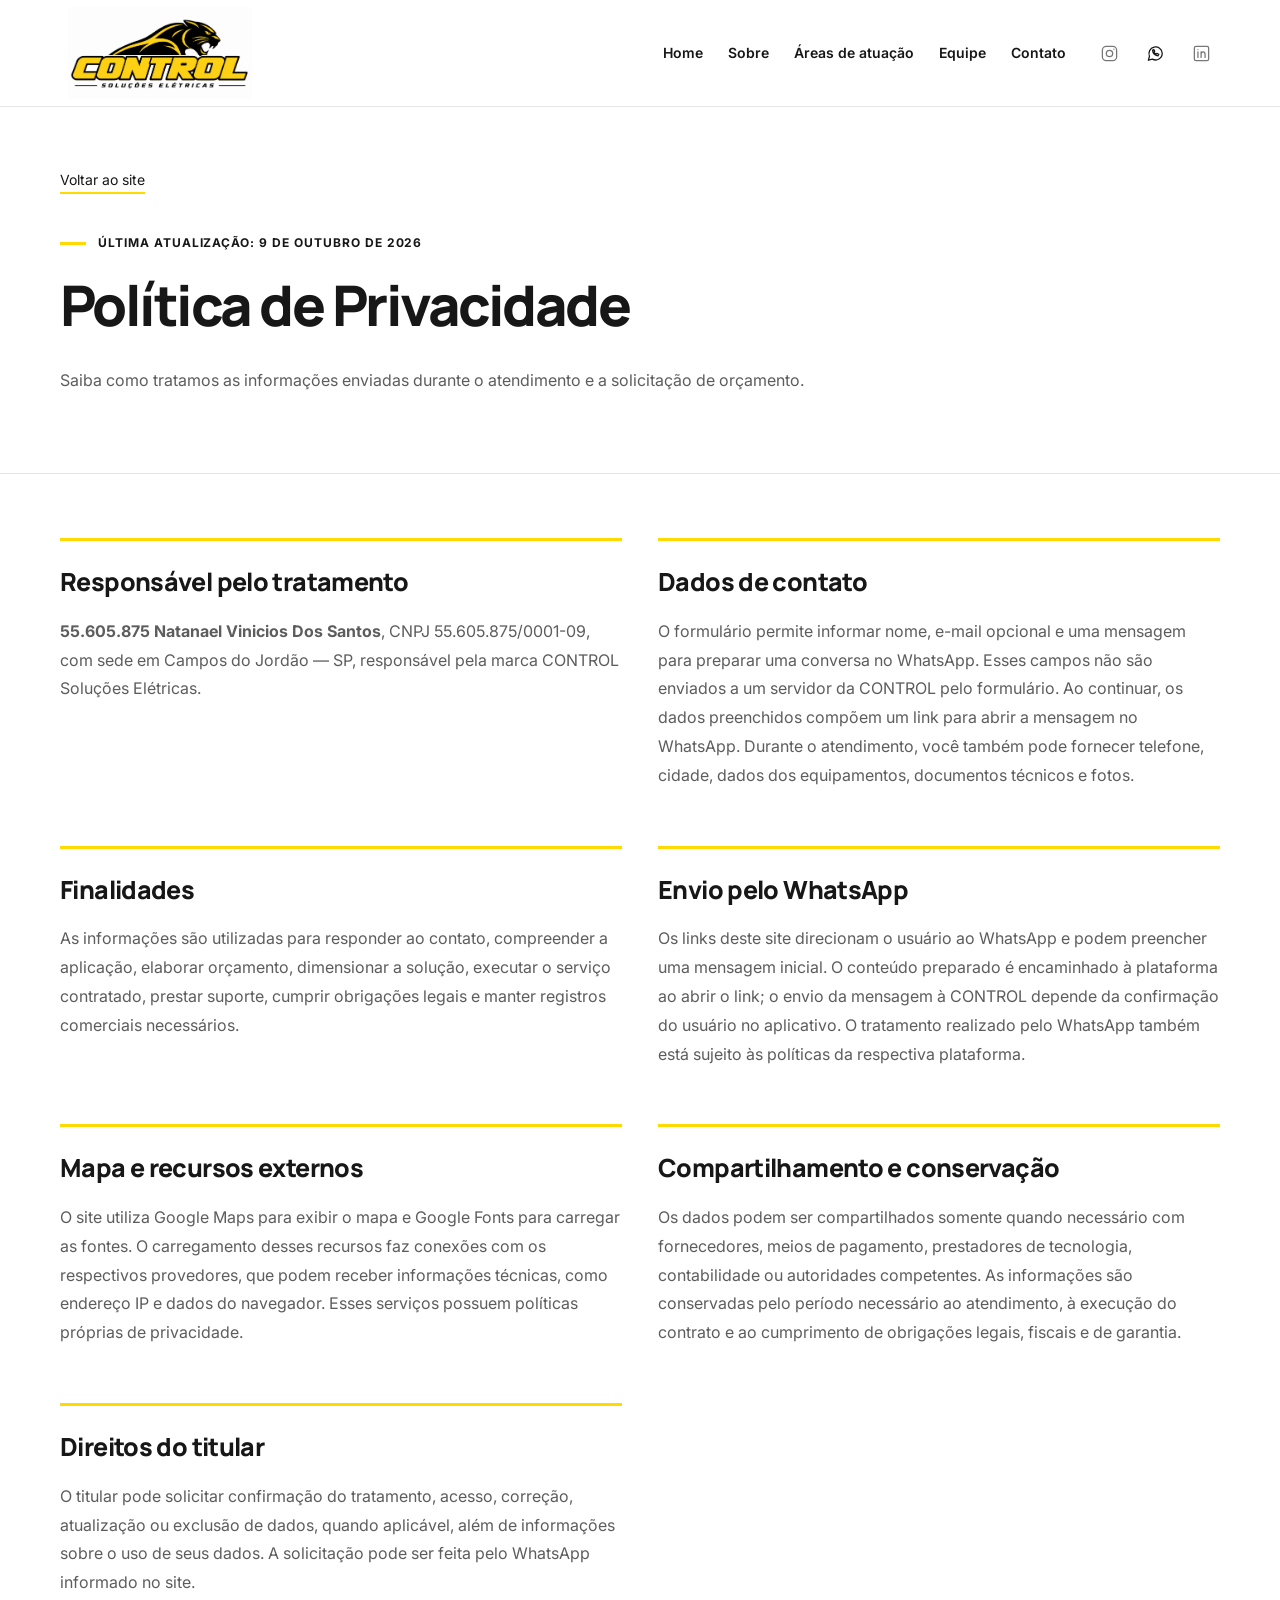
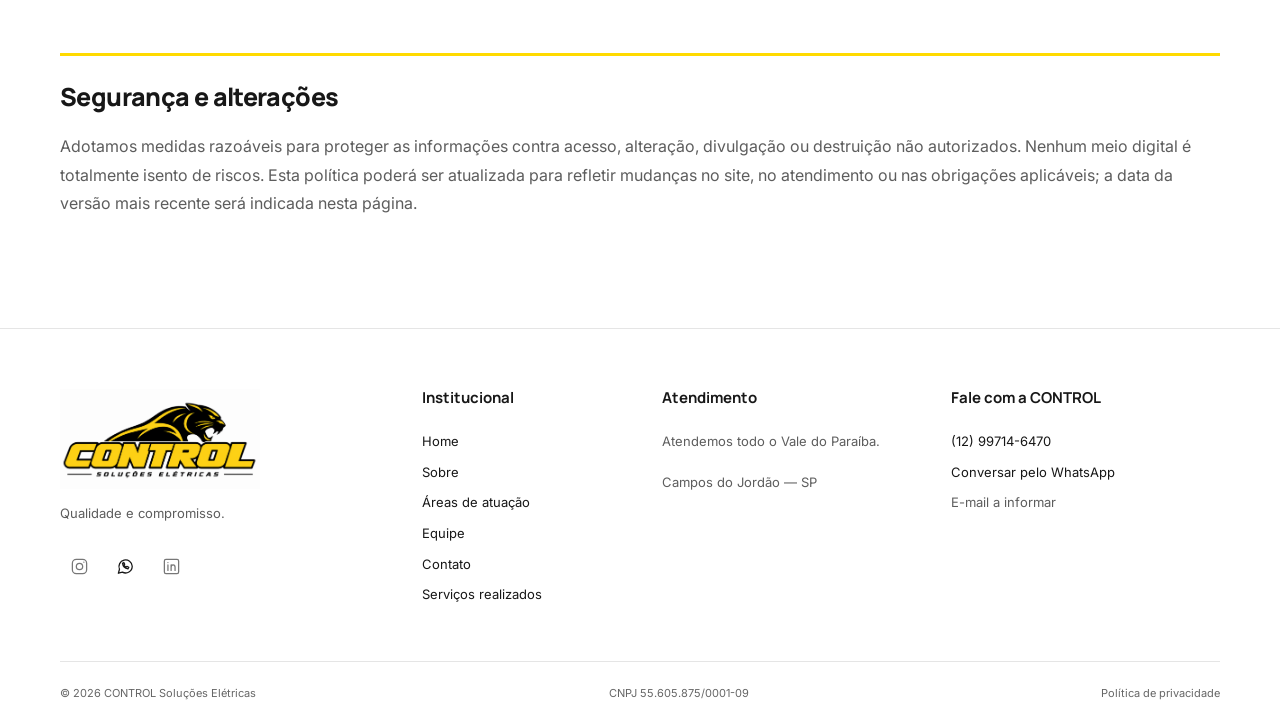
<file: politica-privacidade.html>
<!doctype html>
<html lang="pt-BR"><head><meta charset="utf-8"><meta name="viewport" content="width=device-width,initial-scale=1"><meta name="description" content="Como a CONTROL utiliza as informações fornecidas durante o atendimento."><meta name="theme-color" content="#ffffff"><title>Política de Privacidade | CONTROL</title><link rel="preconnect" href="https://fonts.googleapis.com"><link rel="preconnect" href="https://fonts.gstatic.com" crossorigin><link href="https://fonts.googleapis.com/css2?family=Inter:wght@400;500;600;700&family=Manrope:wght@400;500;600;700;800&display=swap" rel="stylesheet"><link rel="icon" type="image/svg+xml" href="assets/control-favicon.svg"><link rel="stylesheet" href="control-layout.css?v=control-20261009"><link rel="stylesheet" href="control-revision.css?v=20261009-minimal"></head><body class="control-layout"><a class="c-skip" href="#principal">Pular para o conteúdo</a>
<header class="c-header"><div class="c-container c-header-inner"><a href="index.html#inicio" class="c-brand" aria-label="CONTROL — início"><img src="assets/logo-control-solucoes-eletricas.png" alt="CONTROL Soluções Elétricas" width="1774" height="887"></a><button class="menu-toggle c-menu-toggle" aria-label="Abrir menu" aria-expanded="false" aria-controls="main-nav" type="button"><span></span><span></span><span></span></button><nav id="main-nav" class="nav c-nav" aria-label="Navegação principal"><a href="index.html#inicio">Home</a><a href="index.html#sobre">Sobre</a><a href="index.html#areasdeatuacao">Áreas de atuação</a><a href="index.html#equipe">Equipe</a><a href="index.html#contato">Contato</a></nav><div class="c-socials" aria-label="Redes sociais"><span class="c-social c-social-pending" role="link" aria-disabled="true" aria-label="Instagram — perfil a informar" title="Instagram — perfil a informar"><svg viewBox="0 0 24 24" fill="none" stroke="currentColor" stroke-width="1.6" stroke-linecap="round" stroke-linejoin="round" aria-hidden="true"><rect x="3" y="3" width="18" height="18" rx="5"/><circle cx="12" cy="12" r="4"/><circle cx="17.5" cy="6.5" r=".8" fill="currentColor" stroke="none"/></svg></span><a class="c-social" href="https://wa.me/5512997146470" target="_blank" rel="noopener" aria-label="WhatsApp da CONTROL" title="WhatsApp"><svg viewBox="0 0 24 24" fill="none" stroke="currentColor" stroke-width="1.6" stroke-linecap="round" stroke-linejoin="round" aria-hidden="true"><path d="M20.5 11.7a8.4 8.4 0 0 1-12.4 7.4L3 20.5l1.4-5A8.4 8.4 0 1 1 20.5 11.7Z"/><path d="M8.2 7.9c.5 3.9 3 6.4 6.9 7.1l1.1-2-2.5-1.2-.9 1c-1.3-.5-2.2-1.4-2.8-2.7l1-.9-1.1-2.3Z"/></svg></a><span class="c-social c-social-pending" role="link" aria-disabled="true" aria-label="LinkedIn — perfil a informar" title="LinkedIn — perfil a informar"><svg viewBox="0 0 24 24" fill="none" stroke="currentColor" stroke-width="1.6" stroke-linecap="round" stroke-linejoin="round" aria-hidden="true"><rect x="3" y="3" width="18" height="18" rx="2"/><path d="M7.5 10v7M11.5 17v-7m0 3c0-4 5-4 5 0v4"/><circle cx="7.5" cy="7" r=".8" fill="currentColor" stroke="none"/></svg></span></div></div></header><main id="principal" class="legal-main">
<section class="legal-hero"><div class="c-container"><a class="c-back" href="index.html">Voltar ao site</a><p class="c-eyebrow">ÚLTIMA ATUALIZAÇÃO: 9 DE OUTUBRO DE 2026</p><h1>Política de Privacidade</h1><p>Saiba como tratamos as informações enviadas durante o atendimento e a solicitação de orçamento.</p></div></section>
<section class="legal-content"><div class="c-container legal-grid">
<article><h2>Responsável pelo tratamento</h2><p><strong>55.605.875 Natanael Vinicios Dos Santos</strong>, CNPJ 55.605.875/0001-09, com sede em Campos do Jordão — SP, responsável pela marca CONTROL Soluções Elétricas.</p></article>
<article><h2>Dados de contato</h2><p>O formulário permite informar nome, e-mail opcional e uma mensagem para preparar uma conversa no WhatsApp. Esses campos não são enviados a um servidor da CONTROL pelo formulário. Ao continuar, os dados preenchidos compõem um link para abrir a mensagem no WhatsApp. Durante o atendimento, você também pode fornecer telefone, cidade, dados dos equipamentos, documentos técnicos e fotos.</p></article>
<article><h2>Finalidades</h2><p>As informações são utilizadas para responder ao contato, compreender a aplicação, elaborar orçamento, dimensionar a solução, executar o serviço contratado, prestar suporte, cumprir obrigações legais e manter registros comerciais necessários.</p></article>
<article><h2>Envio pelo WhatsApp</h2><p>Os links deste site direcionam o usuário ao WhatsApp e podem preencher uma mensagem inicial. O conteúdo preparado é encaminhado à plataforma ao abrir o link; o envio da mensagem à CONTROL depende da confirmação do usuário no aplicativo. O tratamento realizado pelo WhatsApp também está sujeito às políticas da respectiva plataforma.</p></article>
<article><h2>Mapa e recursos externos</h2><p>O site utiliza Google Maps para exibir o mapa e Google Fonts para carregar as fontes. O carregamento desses recursos faz conexões com os respectivos provedores, que podem receber informações técnicas, como endereço IP e dados do navegador. Esses serviços possuem políticas próprias de privacidade.</p></article>
<article><h2>Compartilhamento e conservação</h2><p>Os dados podem ser compartilhados somente quando necessário com fornecedores, meios de pagamento, prestadores de tecnologia, contabilidade ou autoridades competentes. As informações são conservadas pelo período necessário ao atendimento, à execução do contrato e ao cumprimento de obrigações legais, fiscais e de garantia.</p></article>
<article><h2>Direitos do titular</h2><p>O titular pode solicitar confirmação do tratamento, acesso, correção, atualização ou exclusão de dados, quando aplicável, além de informações sobre o uso de seus dados. A solicitação pode ser feita pelo WhatsApp informado no site.</p></article>
<article class="legal-wide"><h2>Segurança e alterações</h2><p>Adotamos medidas razoáveis para proteger as informações contra acesso, alteração, divulgação ou destruição não autorizados. Nenhum meio digital é totalmente isento de riscos. Esta política poderá ser atualizada para refletir mudanças no site, no atendimento ou nas obrigações aplicáveis; a data da versão mais recente será indicada nesta página.</p></article>
</div></section></main><footer class="c-footer"><div class="c-container c-footer-grid"><div class="c-footer-brand"><a class="c-brand" href="index.html#inicio"><img src="assets/logo-control-solucoes-eletricas.png" alt="CONTROL Soluções Elétricas" width="1774" height="887" loading="lazy"></a><p>Qualidade e compromisso.</p><div class="c-socials" aria-label="Redes sociais"><span class="c-social c-social-pending" role="link" aria-disabled="true" aria-label="Instagram — perfil a informar" title="Instagram — perfil a informar"><svg viewBox="0 0 24 24" fill="none" stroke="currentColor" stroke-width="1.6" stroke-linecap="round" stroke-linejoin="round" aria-hidden="true"><rect x="3" y="3" width="18" height="18" rx="5"/><circle cx="12" cy="12" r="4"/><circle cx="17.5" cy="6.5" r=".8" fill="currentColor" stroke="none"/></svg></span><a class="c-social" href="https://wa.me/5512997146470" target="_blank" rel="noopener" aria-label="WhatsApp da CONTROL" title="WhatsApp"><svg viewBox="0 0 24 24" fill="none" stroke="currentColor" stroke-width="1.6" stroke-linecap="round" stroke-linejoin="round" aria-hidden="true"><path d="M20.5 11.7a8.4 8.4 0 0 1-12.4 7.4L3 20.5l1.4-5A8.4 8.4 0 1 1 20.5 11.7Z"/><path d="M8.2 7.9c.5 3.9 3 6.4 6.9 7.1l1.1-2-2.5-1.2-.9 1c-1.3-.5-2.2-1.4-2.8-2.7l1-.9-1.1-2.3Z"/></svg></a><span class="c-social c-social-pending" role="link" aria-disabled="true" aria-label="LinkedIn — perfil a informar" title="LinkedIn — perfil a informar"><svg viewBox="0 0 24 24" fill="none" stroke="currentColor" stroke-width="1.6" stroke-linecap="round" stroke-linejoin="round" aria-hidden="true"><rect x="3" y="3" width="18" height="18" rx="2"/><path d="M7.5 10v7M11.5 17v-7m0 3c0-4 5-4 5 0v4"/><circle cx="7.5" cy="7" r=".8" fill="currentColor" stroke="none"/></svg></span></div></div><div><h2>Institucional</h2><nav aria-label="Navegação do rodapé"><a href="index.html#inicio">Home</a><a href="index.html#sobre">Sobre</a><a href="index.html#areasdeatuacao">Áreas de atuação</a><a href="index.html#equipe">Equipe</a><a href="index.html#contato">Contato</a><a href="portfolio.html">Serviços realizados</a></nav></div><div><h2>Atendimento</h2><p>Atendemos todo o Vale do Paraíba.</p><p>Campos do Jordão — SP</p></div><div><h2>Fale com a CONTROL</h2><a href="tel:+5512997146470">(12) 99714-6470</a><a href="https://wa.me/5512997146470" target="_blank" rel="noopener">Conversar pelo WhatsApp</a><p class="c-pending">E-mail a informar</p></div></div><div class="c-container c-footer-bottom"><span>© 2026 CONTROL Soluções Elétricas</span><span>CNPJ 55.605.875/0001-09</span><a href="politica-privacidade.html">Política de privacidade</a></div></footer><script src="script.js?v=control-20261009"></script></body></html>
</file>
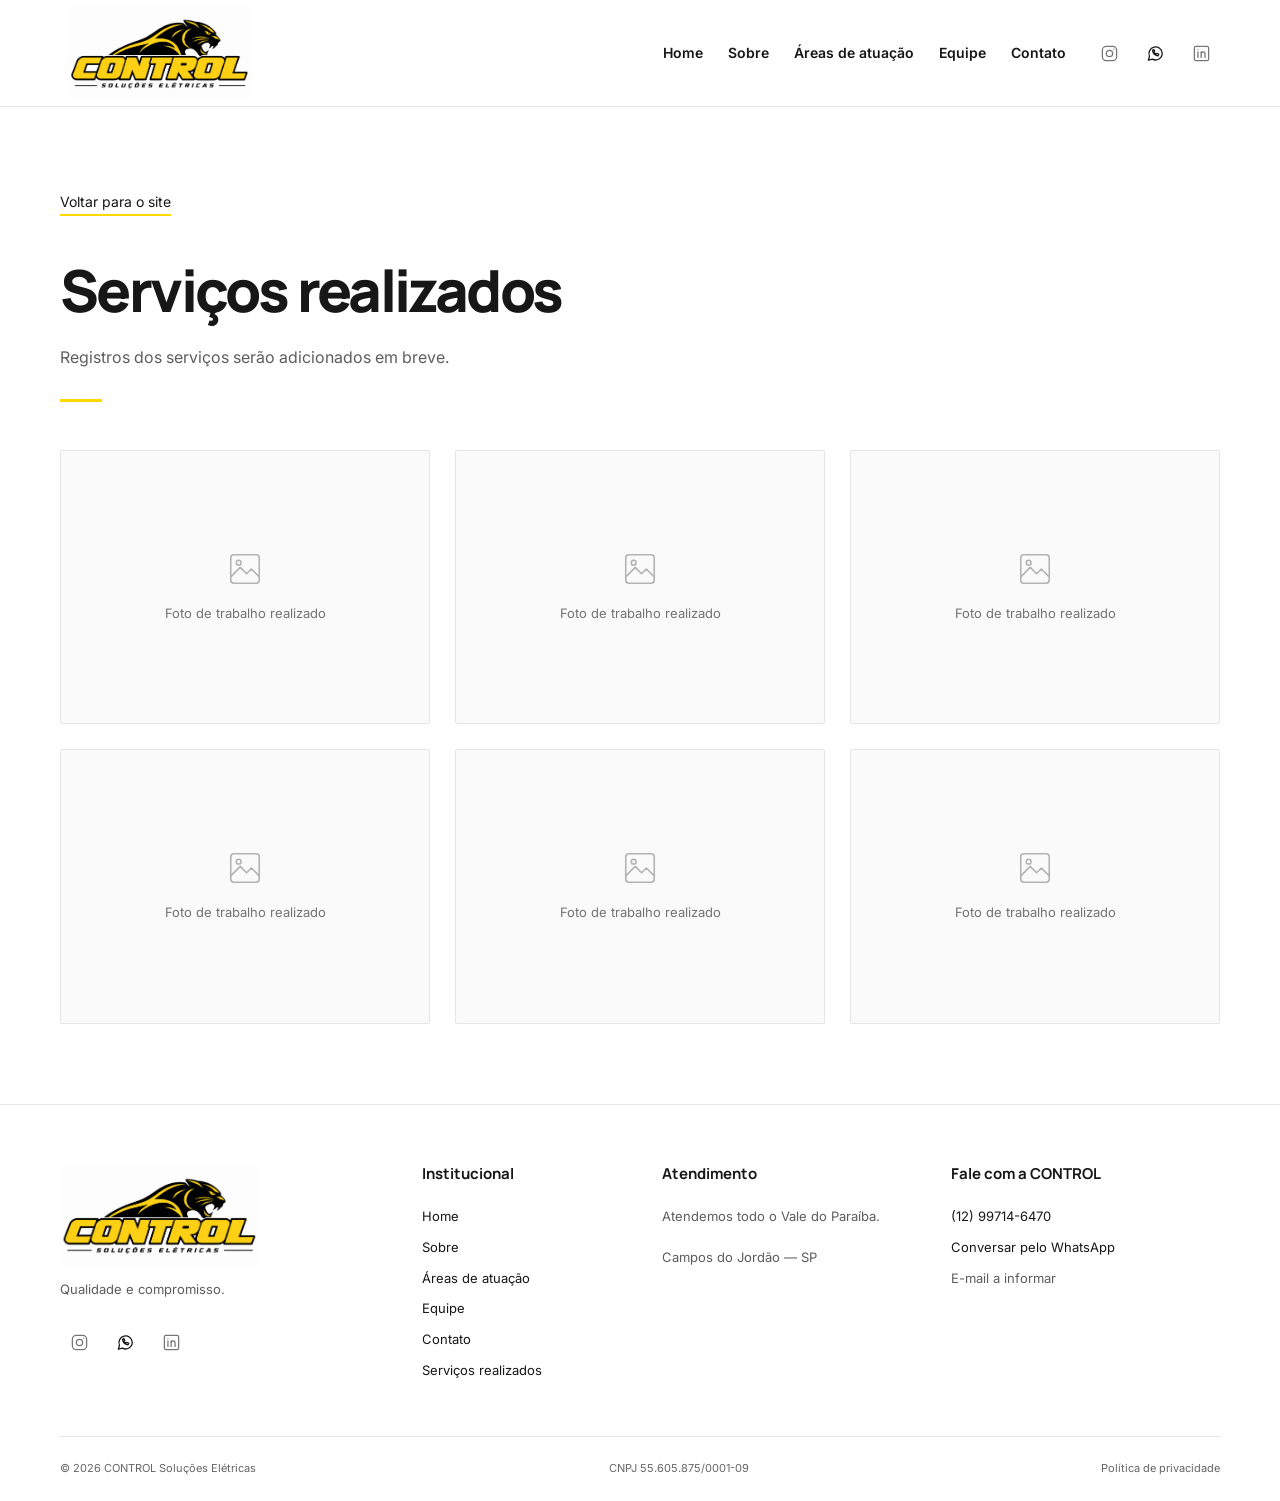
<file: portfolio.html>
<!doctype html>
<html lang="pt-BR"><head><meta charset="utf-8"><meta name="viewport" content="width=device-width,initial-scale=1"><meta name="description" content="Galeria de trabalhos realizados da CONTROL Soluções Elétricas."><meta name="theme-color" content="#ffffff"><title>Serviços realizados | CONTROL</title><link rel="preconnect" href="https://fonts.googleapis.com"><link rel="preconnect" href="https://fonts.gstatic.com" crossorigin><link href="https://fonts.googleapis.com/css2?family=Inter:wght@400;500;600;700&family=Manrope:wght@400;500;600;700;800&display=swap" rel="stylesheet"><link rel="icon" type="image/svg+xml" href="assets/control-favicon.svg"><link rel="stylesheet" href="control-layout.css?v=control-20261009"><link rel="stylesheet" href="control-revision.css?v=20261009-minimal"></head><body class="control-layout"><a class="c-skip" href="#principal">Pular para o conteúdo</a>
<header class="c-header"><div class="c-container c-header-inner"><a href="index.html#inicio" class="c-brand" aria-label="CONTROL — início"><img src="assets/logo-control-solucoes-eletricas.png" alt="CONTROL Soluções Elétricas" width="1774" height="887"></a><button class="menu-toggle c-menu-toggle" aria-label="Abrir menu" aria-expanded="false" aria-controls="main-nav" type="button"><span></span><span></span><span></span></button><nav id="main-nav" class="nav c-nav" aria-label="Navegação principal"><a href="index.html#inicio">Home</a><a href="index.html#sobre">Sobre</a><a href="index.html#areasdeatuacao">Áreas de atuação</a><a href="index.html#equipe">Equipe</a><a href="index.html#contato">Contato</a></nav><div class="c-socials" aria-label="Redes sociais"><span class="c-social c-social-pending" role="link" aria-disabled="true" aria-label="Instagram — perfil a informar" title="Instagram — perfil a informar"><svg viewBox="0 0 24 24" fill="none" stroke="currentColor" stroke-width="1.6" stroke-linecap="round" stroke-linejoin="round" aria-hidden="true"><rect x="3" y="3" width="18" height="18" rx="5"/><circle cx="12" cy="12" r="4"/><circle cx="17.5" cy="6.5" r=".8" fill="currentColor" stroke="none"/></svg></span><a class="c-social" href="https://wa.me/5512997146470" target="_blank" rel="noopener" aria-label="WhatsApp da CONTROL" title="WhatsApp"><svg viewBox="0 0 24 24" fill="none" stroke="currentColor" stroke-width="1.6" stroke-linecap="round" stroke-linejoin="round" aria-hidden="true"><path d="M20.5 11.7a8.4 8.4 0 0 1-12.4 7.4L3 20.5l1.4-5A8.4 8.4 0 1 1 20.5 11.7Z"/><path d="M8.2 7.9c.5 3.9 3 6.4 6.9 7.1l1.1-2-2.5-1.2-.9 1c-1.3-.5-2.2-1.4-2.8-2.7l1-.9-1.1-2.3Z"/></svg></a><span class="c-social c-social-pending" role="link" aria-disabled="true" aria-label="LinkedIn — perfil a informar" title="LinkedIn — perfil a informar"><svg viewBox="0 0 24 24" fill="none" stroke="currentColor" stroke-width="1.6" stroke-linecap="round" stroke-linejoin="round" aria-hidden="true"><rect x="3" y="3" width="18" height="18" rx="2"/><path d="M7.5 10v7M11.5 17v-7m0 3c0-4 5-4 5 0v4"/><circle cx="7.5" cy="7" r=".8" fill="currentColor" stroke="none"/></svg></span></div></div></header><main id="principal"><section class="c-section c-portfolio-page"><div class="c-container"><a class="c-back" href="index.html#portfolio">Voltar para o site</a><div class="c-section-heading"><h1>Serviços realizados</h1><p>Registros dos serviços serão adicionados em breve.</p><span class="c-heading-rule" aria-hidden="true"></span></div><div class="c-photo-grid c-gallery-grid"><div class="c-photo-slot" aria-label="Espaço para foto de trabalho realizado 1"><svg viewBox="0 0 24 24" fill="none" stroke="currentColor" stroke-width="1.6" stroke-linecap="round" stroke-linejoin="round" aria-hidden="true"><rect x="3" y="3" width="18" height="18" rx="2"/><circle cx="8" cy="8" r="1.5"/><path d="m3 17 6-6 4 4 3-3 5 5"/></svg><span>Foto de trabalho realizado</span></div><div class="c-photo-slot" aria-label="Espaço para foto de trabalho realizado 2"><svg viewBox="0 0 24 24" fill="none" stroke="currentColor" stroke-width="1.6" stroke-linecap="round" stroke-linejoin="round" aria-hidden="true"><rect x="3" y="3" width="18" height="18" rx="2"/><circle cx="8" cy="8" r="1.5"/><path d="m3 17 6-6 4 4 3-3 5 5"/></svg><span>Foto de trabalho realizado</span></div><div class="c-photo-slot" aria-label="Espaço para foto de trabalho realizado 3"><svg viewBox="0 0 24 24" fill="none" stroke="currentColor" stroke-width="1.6" stroke-linecap="round" stroke-linejoin="round" aria-hidden="true"><rect x="3" y="3" width="18" height="18" rx="2"/><circle cx="8" cy="8" r="1.5"/><path d="m3 17 6-6 4 4 3-3 5 5"/></svg><span>Foto de trabalho realizado</span></div><div class="c-photo-slot" aria-label="Espaço para foto de trabalho realizado 4"><svg viewBox="0 0 24 24" fill="none" stroke="currentColor" stroke-width="1.6" stroke-linecap="round" stroke-linejoin="round" aria-hidden="true"><rect x="3" y="3" width="18" height="18" rx="2"/><circle cx="8" cy="8" r="1.5"/><path d="m3 17 6-6 4 4 3-3 5 5"/></svg><span>Foto de trabalho realizado</span></div><div class="c-photo-slot" aria-label="Espaço para foto de trabalho realizado 5"><svg viewBox="0 0 24 24" fill="none" stroke="currentColor" stroke-width="1.6" stroke-linecap="round" stroke-linejoin="round" aria-hidden="true"><rect x="3" y="3" width="18" height="18" rx="2"/><circle cx="8" cy="8" r="1.5"/><path d="m3 17 6-6 4 4 3-3 5 5"/></svg><span>Foto de trabalho realizado</span></div><div class="c-photo-slot" aria-label="Espaço para foto de trabalho realizado 6"><svg viewBox="0 0 24 24" fill="none" stroke="currentColor" stroke-width="1.6" stroke-linecap="round" stroke-linejoin="round" aria-hidden="true"><rect x="3" y="3" width="18" height="18" rx="2"/><circle cx="8" cy="8" r="1.5"/><path d="m3 17 6-6 4 4 3-3 5 5"/></svg><span>Foto de trabalho realizado</span></div></div></div></section></main><footer class="c-footer"><div class="c-container c-footer-grid"><div class="c-footer-brand"><a class="c-brand" href="index.html#inicio"><img src="assets/logo-control-solucoes-eletricas.png" alt="CONTROL Soluções Elétricas" width="1774" height="887" loading="lazy"></a><p>Qualidade e compromisso.</p><div class="c-socials" aria-label="Redes sociais"><span class="c-social c-social-pending" role="link" aria-disabled="true" aria-label="Instagram — perfil a informar" title="Instagram — perfil a informar"><svg viewBox="0 0 24 24" fill="none" stroke="currentColor" stroke-width="1.6" stroke-linecap="round" stroke-linejoin="round" aria-hidden="true"><rect x="3" y="3" width="18" height="18" rx="5"/><circle cx="12" cy="12" r="4"/><circle cx="17.5" cy="6.5" r=".8" fill="currentColor" stroke="none"/></svg></span><a class="c-social" href="https://wa.me/5512997146470" target="_blank" rel="noopener" aria-label="WhatsApp da CONTROL" title="WhatsApp"><svg viewBox="0 0 24 24" fill="none" stroke="currentColor" stroke-width="1.6" stroke-linecap="round" stroke-linejoin="round" aria-hidden="true"><path d="M20.5 11.7a8.4 8.4 0 0 1-12.4 7.4L3 20.5l1.4-5A8.4 8.4 0 1 1 20.5 11.7Z"/><path d="M8.2 7.9c.5 3.9 3 6.4 6.9 7.1l1.1-2-2.5-1.2-.9 1c-1.3-.5-2.2-1.4-2.8-2.7l1-.9-1.1-2.3Z"/></svg></a><span class="c-social c-social-pending" role="link" aria-disabled="true" aria-label="LinkedIn — perfil a informar" title="LinkedIn — perfil a informar"><svg viewBox="0 0 24 24" fill="none" stroke="currentColor" stroke-width="1.6" stroke-linecap="round" stroke-linejoin="round" aria-hidden="true"><rect x="3" y="3" width="18" height="18" rx="2"/><path d="M7.5 10v7M11.5 17v-7m0 3c0-4 5-4 5 0v4"/><circle cx="7.5" cy="7" r=".8" fill="currentColor" stroke="none"/></svg></span></div></div><div><h2>Institucional</h2><nav aria-label="Navegação do rodapé"><a href="index.html#inicio">Home</a><a href="index.html#sobre">Sobre</a><a href="index.html#areasdeatuacao">Áreas de atuação</a><a href="index.html#equipe">Equipe</a><a href="index.html#contato">Contato</a><a href="portfolio.html">Serviços realizados</a></nav></div><div><h2>Atendimento</h2><p>Atendemos todo o Vale do Paraíba.</p><p>Campos do Jordão — SP</p></div><div><h2>Fale com a CONTROL</h2><a href="tel:+5512997146470">(12) 99714-6470</a><a href="https://wa.me/5512997146470" target="_blank" rel="noopener">Conversar pelo WhatsApp</a><p class="c-pending">E-mail a informar</p></div></div><div class="c-container c-footer-bottom"><span>© 2026 CONTROL Soluções Elétricas</span><span>CNPJ 55.605.875/0001-09</span><a href="politica-privacidade.html">Política de privacidade</a></div></footer><script src="script.js?v=control-20261009"></script></body></html>
</file>
<file: control-layout.css>
:root{--c-black:#171717;--c-yellow:#ffda00;--c-muted:#5d5d5d;--c-line:#e5e5e5;--c-paper:#f8f8f8;--c-heading:'Manrope',Arial,sans-serif;--c-body:'Inter',Arial,sans-serif}
*{box-sizing:border-box}html{scroll-behavior:smooth;scroll-padding-top:112px}body.control-layout{margin:0;background:#fff;color:var(--c-black);font:400 16px/1.8 var(--c-body)}.control-layout img{display:block;max-width:100%;height:auto}.control-layout a{color:inherit;text-decoration:none}.control-layout button,.control-layout input,.control-layout textarea{font:inherit}.control-layout button,.control-layout a,.control-layout [tabindex]{-webkit-tap-highlight-color:transparent}.control-layout :focus-visible{outline:3px solid #8a7100;outline-offset:5px}.control-layout p{margin:0 0 20px}.control-layout h1,.control-layout h2,.control-layout h3{font-family:var(--c-heading);line-height:1.18;letter-spacing:-.045em;margin:0 0 28px;font-weight:800}.control-layout h2{font-size:clamp(32px,3.4vw,45px)}.control-layout svg{width:24px;height:24px;flex:none}.c-container{width:min(1160px,calc(100% - 80px));margin-inline:auto}.c-section{padding-block:100px;position:relative}.c-anchor{position:absolute;top:0;scroll-margin-top:112px}.c-eyebrow{font-size:13px;font-weight:700;letter-spacing:.17em;line-height:1.5;text-transform:uppercase;display:flex;align-items:center;gap:12px}.c-eyebrow::before{content:'';width:26px;height:3px;background:var(--c-yellow);flex:none}.c-skip{position:fixed;left:12px;top:-80px;padding:12px 20px;background:var(--c-yellow);z-index:200}.c-skip:focus{top:12px}
.c-header{position:sticky;top:0;z-index:50;background:#fff;border-bottom:1px solid var(--c-line)}.c-header-inner{display:flex;align-items:center;gap:28px;min-height:98px}.c-brand{display:block;width:178px;flex:none}.c-nav{display:flex;align-items:center;gap:28px;margin-left:auto}.c-nav a{font-size:14px;font-weight:600;position:relative;white-space:nowrap;padding-block:10px}.c-nav a::after{content:'';position:absolute;height:3px;background:var(--c-yellow);bottom:2px;left:0;right:0;transform:scaleX(0);transition:transform .18s}.c-nav a:hover::after,.c-nav a:focus-visible::after{transform:scaleX(1)}.c-socials{display:flex;align-items:center;gap:8px}.c-social{display:flex;align-items:center;justify-content:center;width:38px;height:38px;border:1px solid var(--c-line);border-radius:50%;transition:background .18s}.c-social svg{width:19px;height:19px}.c-social[href]:hover{background:var(--c-yellow);border-color:var(--c-yellow)}.c-social-pending{color:#777;cursor:default}.c-menu-toggle{display:none}
.c-hero{border-bottom:1px solid var(--c-line);overflow:hidden}.c-hero-grid{display:grid;grid-template-columns:minmax(0,1fr);align-items:center;min-height:570px;padding-block:72px}.c-hero-copy{min-width:0;width:100%}.c-hero h1{font-size:clamp(44px,4.5vw,62px);line-height:1.13;margin-bottom:26px}.c-hero-lead{font-size:19px;color:var(--c-muted);line-height:1.7}.c-hero .c-button{margin-top:12px}.c-hero-foot{display:flex;justify-content:space-between;gap:24px;align-items:center;border-top:1px solid var(--c-line);padding-block:20px;font-size:14px;letter-spacing:0;font-weight:600}.c-hero-foot a{font-size:14px;letter-spacing:0}.c-hero-foot a:hover{text-decoration:underline;text-decoration-color:#b49400;text-underline-offset:5px}.c-button{display:inline-flex;align-items:center;justify-content:center;min-height:51px;padding:13px 26px;border:1px solid transparent;border-radius:4px;font-weight:700;font-size:15px;line-height:1.5;cursor:pointer;transition:background .18s,color .18s}.c-button-yellow{background:var(--c-yellow);color:var(--c-black)}.c-button-yellow:hover{background:#ecc800}.c-button-outline{border-color:var(--c-black);background:#fff}.c-button-outline:hover{background:var(--c-black);color:#fff}
.c-about-grid{display:grid;grid-template-columns:1.4fr 1fr;gap:90px;align-items:center}.c-about-grid h2 span{display:block}.c-about-grid p:not(.c-eyebrow){color:var(--c-muted)}.c-experience{border:1px solid var(--c-line);border-top:5px solid var(--c-yellow);padding:42px 36px}.c-experience-label{font-size:12px;letter-spacing:.1em;line-height:1.7;font-weight:600}.c-experience>strong{font-family:var(--c-heading);font-size:112px;letter-spacing:-.075em;line-height:1.2;display:block;margin:16px 0}.c-experience>strong span{font-size:65px;color:#b39800;vertical-align:top;line-height:1.6}.c-experience p{font-size:17px;color:var(--c-black)!important}.c-experience-values{border-top:1px solid var(--c-line);padding-top:22px;display:flex;justify-content:space-between;gap:8px;font-size:12px;font-weight:600}
.c-services-section{border-block:1px solid var(--c-line);background:#fff}.c-section-heading{text-align:center;margin-bottom:48px}.c-section-heading .c-eyebrow{justify-content:center}.c-section-heading h2,.c-section-heading h1{margin-bottom:18px}.c-section-heading p:not(.c-eyebrow){color:var(--c-muted)}.c-heading-rule{display:block;width:55px;height:4px;background:var(--c-yellow);margin-top:28px}.c-section-heading .c-heading-rule{margin-inline:auto}.c-services-grid{display:grid;grid-template-columns:repeat(3,minmax(0,1fr));gap:28px;list-style:none;margin:0;padding:0}.c-service-slot{position:relative;border:1px solid #ddd;border-radius:5px;padding:20px;background:#fff;overflow:hidden;min-height:264px;box-shadow:0 5px 18px #00000003}.c-slot-number{position:absolute;top:28px;left:30px;color:#777;font-size:12px;font-weight:600;z-index:1}.c-slot-image{height:172px;background:var(--c-paper);display:grid;place-items:center;border-radius:3px}.c-slot-image svg{width:36px;height:36px;color:#bebebe;stroke-width:1}.c-slot-caption{text-align:center;padding-top:19px}.c-slot-line{display:block;width:28px;height:3px;background:var(--c-yellow);margin:0 auto 12px}.c-slot-caption p{font-size:13px;color:#737373;margin:0}.c-team-grid{display:grid;grid-template-columns:1fr 1.1fr;gap:80px;align-items:center}.c-team-grid>div>p:not(.c-eyebrow){color:var(--c-muted)}.c-team-photo{aspect-ratio:1.25;background:var(--c-paper);border:1px solid var(--c-line);display:flex;align-items:center;justify-content:center;flex-direction:column;gap:16px;border-radius:5px}.c-team-photo svg{width:46px;height:46px;color:#aaa;stroke-width:1}.c-team-photo p{font-size:14px;margin:0;color:#707070}.c-portfolio-section{border-block:1px solid var(--c-line)}.c-portfolio-head{display:flex;align-items:center;justify-content:space-between;gap:24px;margin-bottom:40px}.c-portfolio-head h2{margin-bottom:0}.c-photo-grid{display:grid;grid-template-columns:repeat(3,minmax(0,1fr));gap:25px}.c-photo-slot{aspect-ratio:1.35;border:1px solid var(--c-line);background:var(--c-paper);border-radius:4px;display:flex;align-items:center;justify-content:center;gap:14px;flex-direction:column;color:#737373;text-align:center;padding:20px;font-size:13px}.c-photo-slot svg{width:38px;height:38px;stroke-width:1;color:#b3b3b3}.c-gallery-note{font-size:14px;color:var(--c-muted);margin:24px 0 0!important}.c-portfolio-page{min-height:65vh}.c-portfolio-page h1{font-size:clamp(38px,5vw,58px)}.c-back{display:inline-block;font-size:14px;border-bottom:2px solid var(--c-yellow);margin-bottom:40px}.c-gallery-grid{row-gap:25px}
.c-contact-heading{margin-bottom:48px}.c-contact-grid{display:grid;grid-template-columns:1fr 1fr;gap:65px}.c-contact-form label{font-size:14px;font-weight:600;display:block;margin-bottom:8px}.c-contact-form input,.c-contact-form textarea{border:1px solid #d2d2d2;background:#fff;color:var(--c-black);border-radius:3px;padding:13px 15px;display:block;width:100%;margin-bottom:22px;line-height:1.6;font-size:16px}.c-contact-form textarea{min-height:176px;resize:vertical}.c-contact-form input::placeholder,.c-contact-form textarea::placeholder{color:#777}.c-contact-form .c-button{width:100%}.c-form-note{font-size:12px;line-height:1.65;color:var(--c-muted);margin-top:15px!important;max-width:460px}.c-form-status{font-size:14px;line-height:1.6}.c-form-status a{text-decoration:underline}.c-map{border:1px solid var(--c-line);border-radius:4px;overflow:hidden}.c-map iframe{border:0;width:100%;height:225px;display:block;background:var(--c-paper)}.c-map>a{display:block;background:#fff;border-top:1px solid var(--c-line);font-size:12px;padding:10px 14px}.c-map>a:hover{text-decoration:underline}.c-contact-list{margin:23px 0 0;display:grid;gap:15px}.c-contact-list>div{display:flex;align-items:flex-start;gap:15px}.c-contact-list>div>svg{width:21px;height:21px;margin-top:4px}.c-contact-list dt{font-size:13px;font-weight:700;line-height:1.5}.c-contact-list dd{font-size:15px;line-height:1.7;margin:2px 0 0}.c-contact-list a:hover{text-decoration:underline;text-underline-offset:4px}.c-pending{color:#777;font-size:13px}.c-footer{border-top:4px solid var(--c-yellow);background:#fff}.c-footer-grid{padding-block:60px 48px;display:grid;grid-template-columns:1.3fr .8fr 1fr 1.1fr;gap:44px}.c-footer .c-brand{width:192px;margin-top:-12px;margin-bottom:12px}.c-footer h2{font-size:15px;letter-spacing:0;font-weight:700;margin:0 0 22px}.c-footer p,.c-footer nav a,.c-footer-grid>div>a{font-size:13px;line-height:1.9}.c-footer p{color:var(--c-muted);margin-bottom:16px}.c-footer nav a,.c-footer-grid>div>a{display:block;margin-bottom:6px}.c-footer a:hover{text-decoration:underline;text-underline-offset:4px}.c-footer-bottom{display:flex;justify-content:space-between;gap:18px;border-top:1px solid var(--c-line);padding-block:22px;color:#666;font-size:11px}.c-footer-brand .c-socials{margin-top:22px}
@media(min-width:1500px){.c-container{max-width:1230px}.c-hero-grid{min-height:630px}.c-hero h1{font-size:66px}}
@media(max-width:1100px){.c-container{width:calc(100% - 48px)}.c-header-inner{gap:18px}.c-brand{width:149px}.c-nav{gap:18px}.c-nav a{font-size:13px}.c-socials{gap:6px}.c-social{width:34px;height:34px}.c-about-grid{gap:45px}.c-contact-grid{gap:40px}.c-team-grid{gap:45px}.c-hero-grid{gap:26px;min-height:530px}.c-hero h1{font-size:48px}.c-footer-grid{gap:26px}}
@media(max-width:900px){html{scroll-padding-top:96px}.c-header-inner{min-height:82px;position:relative}.c-header-inner>.c-socials{margin-left:auto;margin-right:55px}.c-menu-toggle{display:flex;position:absolute;right:0;top:21px;width:40px;height:40px;flex-direction:column;justify-content:center;gap:5px;background:#fff;border:1px solid var(--c-line);border-radius:3px;padding:10px}.c-menu-toggle span{height:2px;width:18px;background:var(--c-black)}.c-nav{display:none;position:absolute;left:-24px;right:-24px;top:82px;margin:0;padding:14px 24px 22px;background:#fff;border-bottom:1px solid var(--c-line);box-shadow:0 8px 12px #00000008;align-items:stretch;gap:0}.c-nav.open{display:flex;flex-direction:column}.c-nav a{font-size:16px;padding-block:11px}.c-nav a::after{display:none}.c-anchor{scroll-margin-top:96px}.c-hero-grid{min-height:480px}.c-hero h1{font-size:42px}.c-hero-brand{padding-left:18px}.c-hero-lead{font-size:17px}.c-section{padding-block:76px}.c-services-grid{gap:20px}.c-service-slot{padding:14px;min-height:232px}.c-slot-image{height:140px}.c-slot-number{top:21px;left:22px}.c-about-grid{grid-template-columns:1.3fr 1fr;gap:35px}.c-experience{padding:30px 24px}.c-experience>strong{font-size:90px}.c-experience-values{flex-wrap:wrap;justify-content:flex-start;gap:10px 18px}.c-footer-grid{grid-template-columns:1fr 1fr;gap:40px}.c-contact-grid{gap:28px}.c-contact-list dd{font-size:14px}}
@media(max-width:680px){.c-container{width:calc(100% - 40px)}.c-header-inner>.c-socials{margin-right:50px}.c-brand{width:127px}.c-social{width:31px;height:31px}.c-social svg{width:17px;height:17px}.c-nav{left:-20px;right:-20px;padding-inline:20px}.c-hero-grid{grid-template-columns:1fr;padding-block:44px 38px;gap:34px}.c-hero h1{font-size:clamp(38px,8vw,48px);margin-bottom:20px}.c-eyebrow{font-size:11px;letter-spacing:.13em}.c-hero-brand{width:100%;max-width:375px;padding:18px 15px;border-left-width:2px;justify-self:center}.c-hero-brand img{width:100%;max-height:163px;object-fit:contain}.c-hero-foot{padding-block:18px;font-size:10px;gap:12px}.c-hero-foot a{display:none}.c-about-grid,.c-team-grid,.c-contact-grid{grid-template-columns:1fr}.c-about-grid,.c-team-grid{gap:38px}.c-experience{max-width:450px;width:100%;padding:28px}.c-experience>strong{font-size:92px;margin-block:5px}.c-experience-label{font-size:11px}.c-experience-values{justify-content:space-between}.c-section{padding-block:60px}.c-services-grid{grid-template-columns:repeat(2,minmax(0,1fr));gap:16px}.c-service-slot{min-height:208px;padding:12px}.c-slot-image{height:124px}.c-slot-caption{padding-top:16px}.c-slot-caption p{font-size:12px}.c-slot-number{left:20px;top:20px;font-size:11px}.c-section-heading{margin-bottom:34px}.c-team-photo{aspect-ratio:1.55}.c-photo-grid{gap:14px}.c-photo-slot{aspect-ratio:1;min-height:100px;padding:15px}.c-photo-slot span{display:none}.c-photo-slot svg{width:32px;height:32px}.c-portfolio-head{display:block;margin-bottom:28px}.c-portfolio-head .c-button{margin-top:24px}.c-contact-grid{gap:40px}.c-form-note{max-width:none}.c-map iframe{height:230px}.c-footer-grid{gap:34px 20px;padding-block:45px}.c-footer-grid>div{min-width:0}.c-footer .c-brand{width:160px}.c-footer-grid>div:last-child{grid-column:2;grid-row:2}.c-footer h2{font-size:14px;line-height:1.6;margin-bottom:14px}.c-footer p,.c-footer nav a,.c-footer-grid>div>a{font-size:12px;overflow-wrap:anywhere}.c-footer-bottom{flex-wrap:wrap;font-size:10px;gap:8px 20px}.c-footer-bottom span:first-child{width:100%}.c-gallery-grid{grid-template-columns:1fr 1fr}.c-gallery-grid .c-photo-slot{aspect-ratio:1.25}.c-gallery-grid .c-photo-slot span{display:block;font-size:12px}}
@media(max-width:390px){.c-container{width:calc(100% - 32px)}.c-header-inner{gap:6px}.c-brand{width:110px}.c-header-inner>.c-socials{gap:4px;margin-right:44px}.c-social{width:28px;height:28px}.c-social svg{width:16px;height:16px}.c-hero h1{font-size:37px}.c-services-grid{grid-template-columns:1fr}.c-slot-image{height:158px}.c-service-slot{min-height:238px}.c-nav{left:-16px;right:-16px}.c-footer-grid{grid-template-columns:1fr}.c-footer-grid>div:last-child{grid-column:auto;grid-row:auto}.c-photo-grid{grid-template-columns:1fr}.c-photo-slot{aspect-ratio:1.8}.c-photo-slot span{display:block}.c-hero-foot{font-size:9px}.c-desktop-break{display:none}}
.c-field-optional{font-weight:400;color:var(--c-muted)}
.control-layout .c-experience-values{flex-wrap:wrap;gap:10px 16px;justify-content:flex-start}
.control-layout .legal-hero{padding-block:58px;border-bottom:1px solid var(--c-line)}
.control-layout .legal-hero h1{font-size:clamp(34px,4.8vw,56px)}
.control-layout .legal-hero .c-eyebrow{font-size:12px;letter-spacing:.08em}
.control-layout .legal-hero>div>p:last-child{max-width:760px;color:var(--c-muted)}
.control-layout .legal-content{padding-block:64px 90px}
.control-layout .legal-grid{display:grid;grid-template-columns:1fr 1fr;gap:36px}
.control-layout .legal-grid article{border-top:3px solid var(--c-yellow);padding-top:24px;min-width:0}
.control-layout .legal-grid h2{font-size:25px;line-height:1.35;letter-spacing:-.025em;margin-bottom:18px}
.control-layout .legal-grid p{font-size:16px;color:var(--c-muted);overflow-wrap:anywhere}
.control-layout .legal-wide{grid-column:1/-1}
@media(max-width:700px){.control-layout .legal-grid{grid-template-columns:1fr}.control-layout .legal-wide{grid-column:auto}.control-layout .c-hero-foot{font-size:12px}}
@media(prefers-reduced-motion:reduce){html{scroll-behavior:auto}*,*::before,*::after{transition:none!important}}
</file>
<file: control-revision.css>
/* CONTROL — composição institucional, referência aprovada em 09/10/2026. */
.c-container{width:min(1160px,calc(100% - 80px))}
.c-header-inner{min-height:106px;gap:24px}
.c-header .c-brand{width:200px}
.c-header .c-brand img{width:200px;height:92px;object-fit:contain}
.c-nav{gap:25px}
.c-social{background:#fafafa;border:0}
.c-hero{position:relative;isolation:isolate;background:#fff}
.c-hero-grid{min-height:540px;padding-block:74px}
.c-hero h1{font-size:clamp(44px,4.8vw,68px);letter-spacing:-.04em;line-height:1.12;max-width:990px}
.c-hero-name{display:block;font-size:.56em;letter-spacing:.1em;margin-bottom:20px;font-weight:700}
.c-hero-lead{font-size:19px;color:#454545;margin-block:28px 24px}
.c-hero-graphic{position:absolute;inset:0 0 0 auto;width:49%;z-index:-1;pointer-events:none;background:url('assets/hero-lines.svg') center right/cover no-repeat;opacity:.65}
.c-button{border-radius:28px;padding-inline:27px}
.c-hero-foot{border-color:#dfdfdf;font-size:13px}
.c-section{padding-block:96px}
.c-about-grid{gap:85px;grid-template-columns:1.45fr 1fr}
.c-about-grid h2{font-size:43px}
.c-about-grid h2 .c-about-title{display:block;font-size:.7em;line-height:1.45;font-weight:600;letter-spacing:-.025em}
.c-about-grid p:not(.c-eyebrow){line-height:1.9}
.c-experience{background:#fafafa;border:0;border-left:4px solid var(--c-yellow);padding:38px 40px}
.c-services-section{background:#fafafa;border:0}
.c-section-heading h2{font-size:clamp(32px,3.4vw,43px)}
.c-service-slot{height:258px;min-height:258px;padding:0;border-radius:8px;background:#fff;border:1px solid #e2e2e2;box-shadow:0 5px 20px #00000004}
.c-service-slot::before{content:'';display:block;width:42px;height:3px;background:var(--c-yellow);margin:30px auto 0}
.c-services-grid{gap:26px}
.c-team-photo{border-radius:8px}
.c-portfolio-section{background:#fafafa;border:0}
.c-photo-slot{background:#fff}
.c-contact-grid{gap:70px}
.c-contact-form input,.c-contact-form textarea{background:#fafafa;border:1px solid #dedede;border-radius:5px}
.c-contact-form .c-button{width:auto;min-width:220px}
.c-footer{background:#fafafa}
.c-footer-brand .c-brand{width:200px;margin-top:0}
.c-footer-brand .c-brand img{mix-blend-mode:multiply}
@media(min-width:1500px){.c-container{max-width:1200px}.c-hero-grid{min-height:580px}}
@media(max-width:1100px){.c-container{width:calc(100% - 48px)}.c-header .c-brand,.c-header .c-brand img{width:162px}.c-header .c-brand img{height:82px}.c-nav{gap:17px}.c-header-inner{gap:17px}.c-about-grid{gap:40px}.c-contact-grid{gap:38px}}
@media(max-width:900px){.c-header-inner{min-height:90px}.c-nav{top:90px}.c-menu-toggle{top:25px}.c-header .c-brand,.c-header .c-brand img{width:170px}.c-hero-grid{min-height:490px}.c-hero h1{font-size:52px}.c-about-grid{gap:30px}.c-experience{padding:28px}.c-service-slot{height:230px;min-height:230px}.c-section{padding-block:76px}}
@media(max-width:680px){.c-container{width:calc(100% - 40px)}.c-header .c-brand,.c-header .c-brand img{width:146px}.c-header .c-brand img{height:74px}.c-header-inner{min-height:82px}.c-nav{top:82px}.c-menu-toggle{top:21px}.c-hero-grid{min-height:440px;padding-block:58px 48px}.c-hero h1{font-size:clamp(39px,8.7vw,53px)}.c-hero-name{margin-bottom:18px}.c-hero-lead{font-size:17px;max-width:340px;margin-block:22px}.c-hero-graphic{width:100%;opacity:.3;left:0;background-position:center}.c-hero-foot{font-size:12px}.c-about-grid{grid-template-columns:1fr}.c-about-grid h2{font-size:37px}.c-section{padding-block:62px}.c-services-grid{grid-template-columns:repeat(2,minmax(0,1fr));gap:17px}.c-service-slot{height:206px;min-height:206px}.c-footer .c-brand{width:175px}.c-contact-form .c-button{width:100%}}
@media(max-width:390px){.c-container{width:calc(100% - 32px)}.c-header .c-brand,.c-header .c-brand img{width:124px}.c-header-inner{gap:5px}.c-hero h1{font-size:39px}.c-hero-name{font-size:.55em}.c-services-grid{grid-template-columns:1fr}.c-service-slot{height:244px;min-height:244px}.c-footer-grid{grid-template-columns:1fr}}

/* Revisão minimalista — lema: Qualidade e compromisso. */
.c-hero-grid{min-height:480px;padding-block:72px}
.c-hero-lead{color:var(--c-black);font-weight:500;font-size:20px;margin-block:24px}
.c-button{border-radius:3px}
.c-social{background:transparent}
.c-section{padding-block:80px}
.c-about-grid p:not(.c-eyebrow){line-height:1.8}
.c-experience{background:#fff;border-left:1px solid var(--c-line);padding:24px 0 24px 40px}
.c-experience>strong{font-size:96px}
.c-services-section,.c-portfolio-section{background:#fff;border-block:1px solid var(--c-line)}
.c-service-slot{height:205px;min-height:205px;border:1px solid var(--c-line);border-radius:2px;box-shadow:none;padding:0}
.c-service-slot::before{display:none}
.c-services-grid{gap:24px}
.c-section-heading{text-align:left}
.c-section-heading .c-eyebrow{justify-content:flex-start}
.c-section-heading .c-heading-rule{margin-inline:0}
.c-heading-rule{height:3px;width:42px}
.c-team-photo,.c-photo-slot,.c-map{border-radius:2px;background:#fafafa}
.c-contact-form input,.c-contact-form textarea{background:#fff;border-radius:2px}
.c-footer{background:#fff;border-top:1px solid var(--c-line)}
.c-footer-brand .c-brand img{mix-blend-mode:normal}
@media(min-width:1500px){.c-hero-grid{min-height:520px}}
@media(max-width:900px){.c-section{padding-block:64px}.c-hero-grid{min-height:440px}.c-experience{padding:20px 0 20px 28px}.c-experience>strong{font-size:82px}}
@media(max-width:680px){.c-section{padding-block:56px}.c-hero-grid{min-height:390px;padding-block:52px}.c-hero-lead{font-size:18px}.c-experience{border-left:0;border-top:1px solid var(--c-line);padding:28px 0 0}.c-service-slot{height:170px;min-height:170px}.c-services-grid{gap:16px}}
@media(max-width:390px){.c-service-slot{height:195px;min-height:195px}}

/* Fotos enviadas para as áreas 03 e 07. */
.c-service-card{position:relative;overflow:hidden;background:#171717}
.c-service-card>img{position:absolute;inset:0;width:100%;height:100%;max-width:none;object-fit:cover;transition:transform .35s ease}
.c-service-card-03>img{object-position:center 43%}
.c-service-card-07>img{object-position:center 70%}
.c-service-card:hover>img,.c-service-card:focus-within>img{transform:scale(1.035)}
.c-service-card-title{position:absolute;inset:auto 0 0;padding:42px 20px 18px;background:linear-gradient(transparent,rgba(0,0,0,.82));color:#fff}
.c-service-card-title h3{margin:0;font-size:clamp(17px,1.6vw,21px);line-height:1.25;letter-spacing:-.02em;font-weight:700}
.c-service-card-title h3::before{content:'';display:block;width:30px;height:3px;background:var(--c-yellow);margin-bottom:10px}
@media(max-width:680px){.c-service-card-title{padding:34px 14px 14px}.c-service-card-title h3{font-size:17px}}
@media(prefers-reduced-motion:reduce){.c-service-card>img{transition:none}}

.c-service-card-11>img{object-position:center 58%}

.c-service-card-01>img{object-position:center 55%}
.c-service-card-11>img{object-position:center 58%}
.c-service-card-12>img{object-position:center 50%}
.c-service-card-14>img{object-position:center 50%}

.c-service-card-01>img{object-position:center 55%}
.c-service-card-11>img{object-position:center 58%}
.c-service-card-12>img{object-position:center 50%}
.c-service-card-14>img{object-position:center 50%}
/* Fotos enviadas para as áreas de atuação selecionadas. */
.c-service-card{position:relative;overflow:hidden;background:#171717}
.c-service-card>img{position:absolute;inset:0;width:100%;height:100%;max-width:none;object-fit:cover;transition:transform .35s ease}
.c-service-card-01>img{object-position:center 55%}
.c-service-card-02>img{object-position:center 48%}
.c-service-card-03>img{object-position:center 43%}
.c-service-card-04>img{object-position:center 48%}
.c-service-card-05>img{object-position:center 52%}
.c-service-card-06>img{object-position:center 50%}
.c-service-card-07>img{object-position:center 70%}
.c-service-card-08>img{object-position:center 52%}
.c-service-card-09>img{object-position:center 50%}
.c-service-card-10>img{object-position:center 50%}
.c-service-card-11>img{object-position:center 58%}
.c-service-card-12>img{object-position:center 50%}
.c-service-card-13>img{object-position:center 50%}
.c-service-card-14>img{object-position:center 50%}
.c-service-card-15>img{object-position:center 55%}
.c-service-card:hover>img,.c-service-card:focus-within>img{transform:scale(1.035)}
.c-service-card-title{position:absolute;inset:auto 0 0;padding:42px 20px 18px;background:linear-gradient(transparent,rgba(0,0,0,.82));color:#fff}
.c-service-card-title h3{margin:0;font-size:clamp(17px,1.6vw,21px);line-height:1.25;letter-spacing:-.02em;font-weight:700}
.c-service-card-title h3::before{content:'';display:block;width:30px;height:3px;background:var(--c-yellow);margin-bottom:10px}
@media(max-width:680px){.c-service-card-title{padding:34px 14px 14px}.c-service-card-title h3{font-size:17px}}
@media(prefers-reduced-motion:reduce){.c-service-card>img{transition:none}}

.control-layout .c-about-grid{grid-template-columns:minmax(0,1fr);max-width:920px;margin-inline:auto}

.control-layout .c-team-photo img{width:100%;height:100%;object-fit:cover;border-radius:inherit;display:block}
</file>
